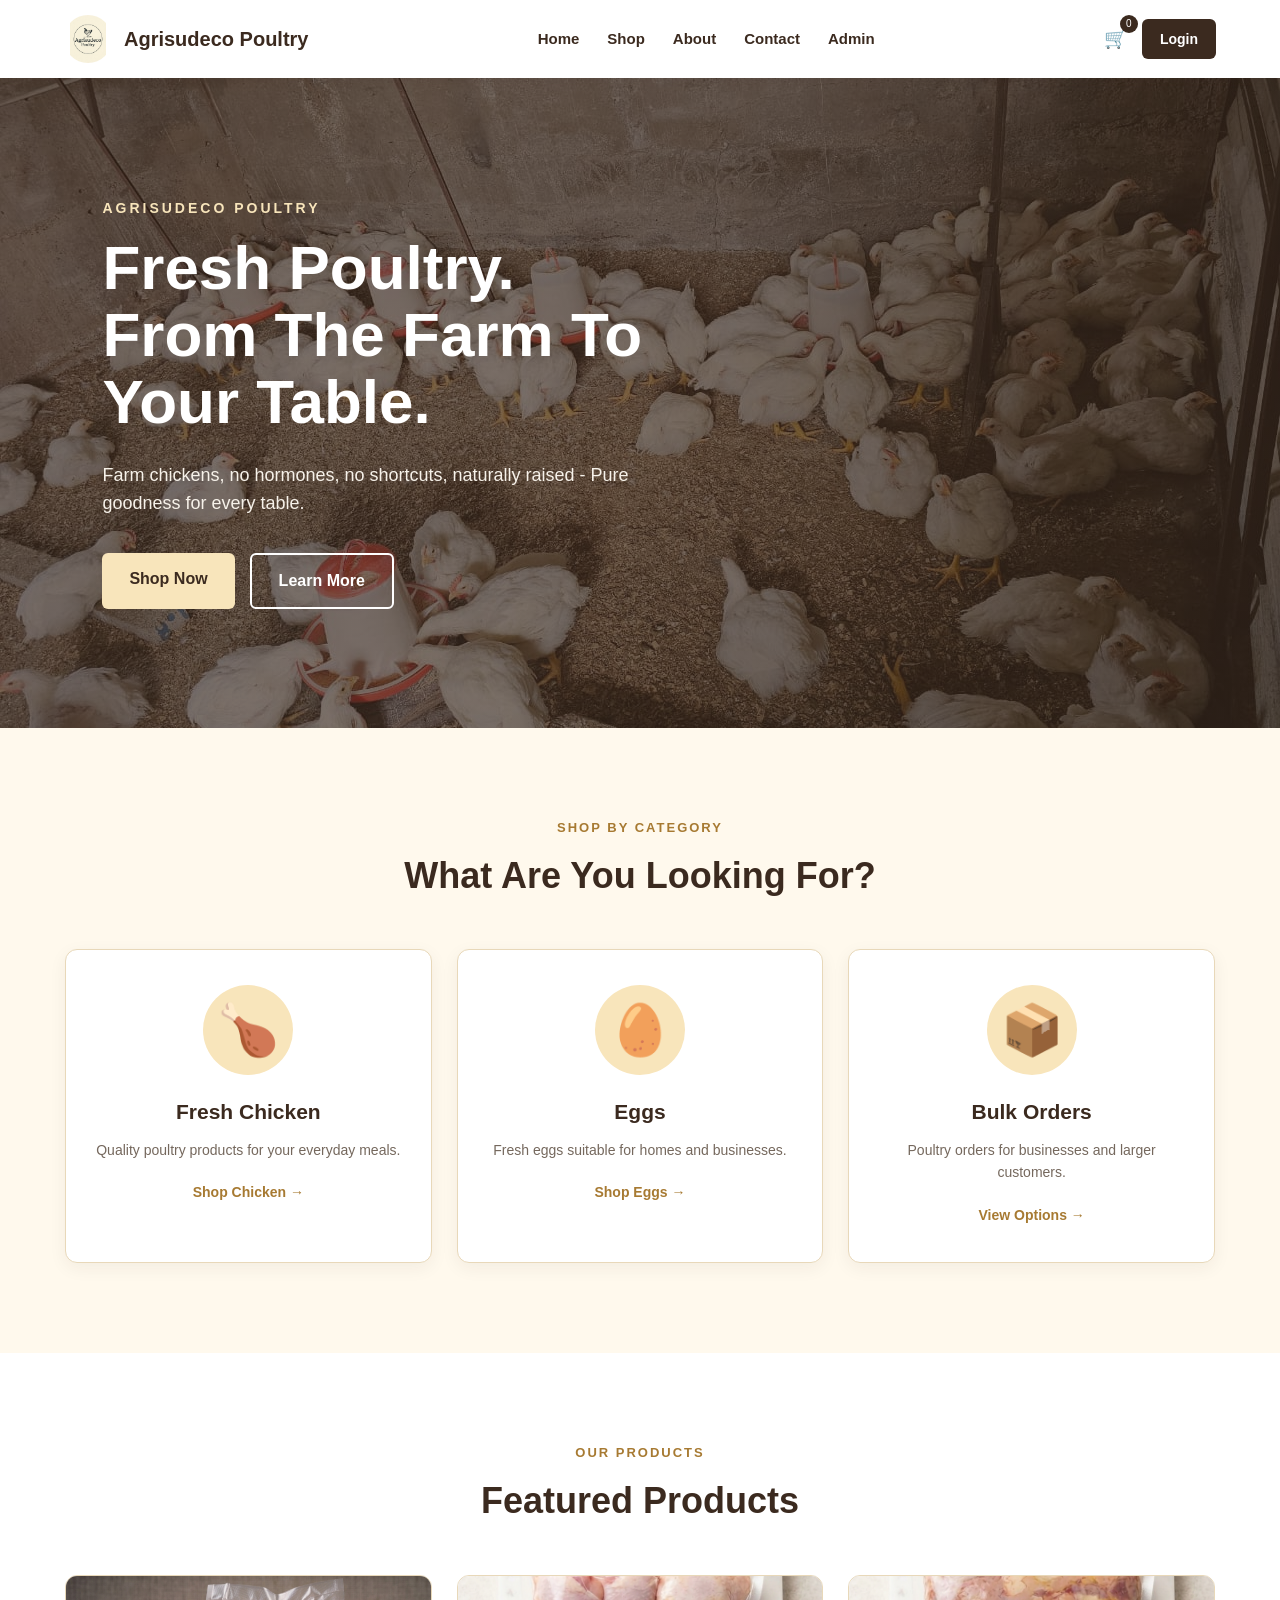
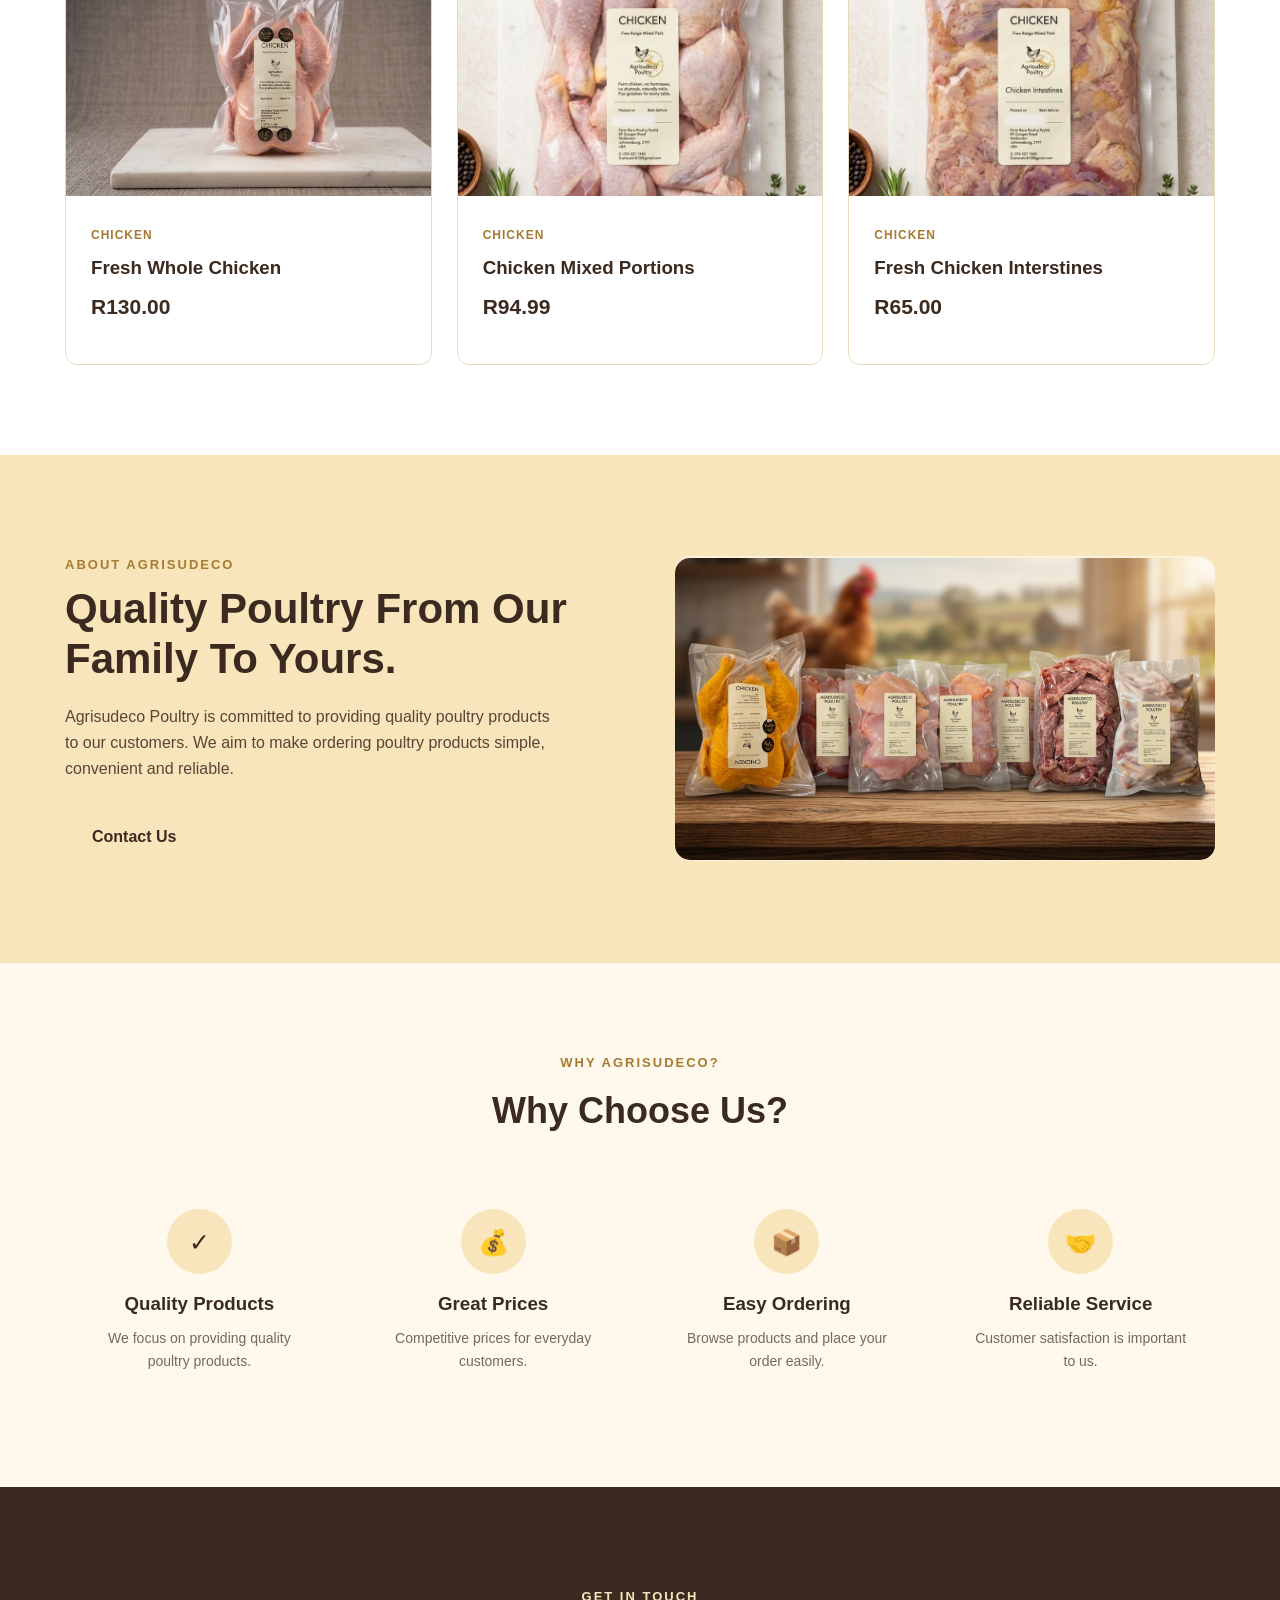
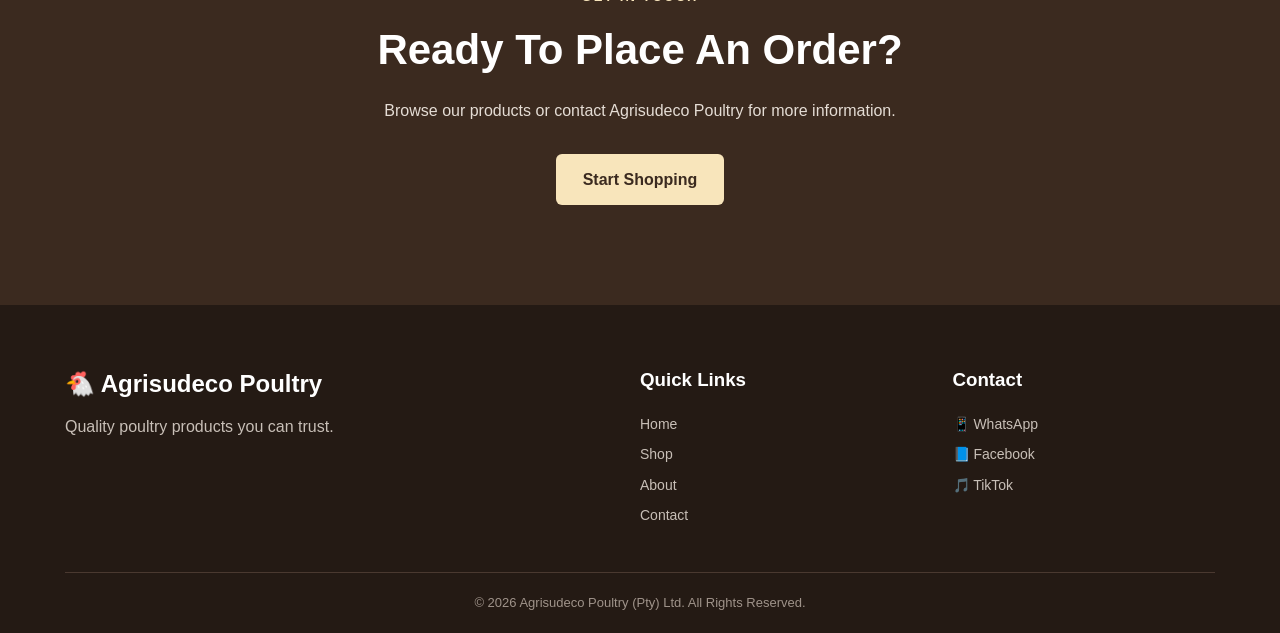
<file: index.html>
<!DOCTYPE html>
<html lang="en">
<head>
    <meta charset="UTF-8">
    <meta name="viewport" content="width=device-width, initial-scale=1.0">
    <link rel="stylesheet" href="https://cdnjs.cloudflare.com/ajax/libs/font-awesome/4.7.0/css/font-awesome.min.css">
    <link rel="stylesheet" href="css/style.css">
    <link rel="icon" href="images/agrisudeco-logo.jpg" type="image/x-icon">
    <script src="js/script.js" defer></script>
    <title>Agrisudeco Poultry</title>
</head>
<body>

    <!-- NAVIGATION BAR  -->
<header class="navbar">

    <div class="logo">
        <img src="images/agrisudeco-logo.jpg" alt="Agrisudeco Poultry Logo">
        <h2>Agrisudeco Poultry</h2>
    </div>
    <nav id="main-nav">
        <a href="index.html">Home</a>
        <a href="products.html">Shop</a>
        <a href="index.html#about">About</a>
        <a href="index.html#contact">Contact</a>
        <a href="admin/login.html" class="admin-link">Admin</a>
        <!-- Logout ONLY inside hamburger -->
        <div class="mobile-logout" id="mobile-logout"></div>
    </nav>
    <div class="nav-actions">
        <a href="cart.html" class="cart-btn">
            🛒 <span id="cart-count">0</span>
        </a>
        <div class="account-area" id="account-area"></div>
    </div>
    <button class="menu-toggle" id="menu-toggle">☰</button>
</header>

    <!-- HERO SECTION -->

    <section class="hero">

        <div class="hero-content">

            <p class="hero-subtitle">
                AGRISUDECO POULTRY
            </p>

            <h1>
                Fresh Poultry.<br>
                From The Farm To Your Table.
            </h1>

            <p class="hero-text">
                Farm chickens, no hormones, no shortcuts, naturally raised - Pure goodness for every table.
            </p>

            <div class="hero-buttons">

                <a href="products.html" class="primary-btn">
                    Shop Now
                </a>

                <a href="#about" class="secondary-btn">
                    Learn More
                </a>

            </div>

        </div>

    </section>


    <!--  CATEGORIES  -->

    <section class="categories">

        <div class="section-heading">

            <p>SHOP BY CATEGORY</p>

            <h2>What Are You Looking For?</h2>

        </div>


        <div class="category-container">

            <div class="category-card">

                <div class="category-icon">
                    🍗
                </div>

                <h3>Fresh Chicken</h3>

                <p>
                    Quality poultry products for your everyday meals.
                </p>

                <a href="products.html">
                    Shop Chicken →
                </a>

            </div>


            <div class="category-card">

                <div class="category-icon">
                    🥚
                </div>

                <h3>Eggs</h3>

                <p>
                    Fresh eggs suitable for homes and businesses.
                </p>

                <a href="products.html">
                    Shop Eggs →
                </a>

            </div>


            <div class="category-card">

                <div class="category-icon">
                    📦
                </div>

                <h3>Bulk Orders</h3>

                <p>
                    Poultry orders for businesses and larger customers.
                </p>

                <a href="products.html">
                    View Options →
                </a>

            </div>

        </div>

    </section>


    <!--  FEATURED PRODUCTS  -->

    <section class="featured">

        <div class="section-heading">

            <p>OUR PRODUCTS</p>

            <h2>Featured Products</h2>

        </div>


        <div class="product-container">

            <div class="product-card">

                <div class="product-image">
                    <img src="images/homepage-chicken.jpg" alt="Fresh Whole Chicken">
                </div>

                <div class="product-info">

                    <span class="product-category">
                        Chicken
                    </span>

                    <h3>Fresh Whole Chicken</h3>

                    <p class="price">
                        R130.00
                    </p>

                </div>

            </div>


            <div class="product-card">

                <div class="product-image">
                    <img src="images/Mixed portion chicken.jpg" alt="Mixed Portion Chicken">
                </div>

                <div class="product-info">

                    <span class="product-category">
                        Chicken
                    </span>

                    <h3>Chicken Mixed Portions</h3>

                    <p class="price">
                        R94.99
                    </p>

                </div>

            </div>


            <div class="product-card">

                <div class="product-image">
                    <img src="images/Chicken interstines.jpg" alt="Chicken Drumsticks">
                </div>

                <div class="product-info">

                    <span class="product-category">
                        Chicken
                    </span>

                    <h3>Fresh Chicken Interstines</h3>

                    <p class="price">
                        R65.00
                    </p>

                </div>

            </div>

        </div>

    </section>


    <!-- ABOUT -->

    <section class="about" id="about">

        <div class="about-content">

            <div class="about-text">

                <p class="section-label">
                    ABOUT AGRISUDECO
                </p>

                <h2>
                    Quality Poultry From Our Family To Yours.
                </h2>

                <p>
                    Agrisudeco Poultry is committed to providing
                    quality poultry products to our customers.
                    We aim to make ordering poultry products
                    simple, convenient and reliable.
                </p>

                <a href="#contact" class="primary-btn">
                    Contact Us
                </a>

            </div>


            <div class="about-image">
                <img src="images/home-page-chicken.jpeg" alt="Agrisudeco Poultry Farm">
            </div>

        </div>

    </section>


    <!--  WHY CHOOSE US -->

    <section class="why-us">

        <div class="section-heading">

            <p>WHY AGRISUDECO?</p>

            <h2>Why Choose Us?</h2>

        </div>


        <div class="features">

            <div class="feature">

                <span>✓</span>

                <h3>Quality Products</h3>

                <p>
                    We focus on providing quality poultry products.
                </p>

            </div>


            <div class="feature">

                <span>💰</span>

                <h3>Great Prices</h3>

                <p>
                    Competitive prices for everyday customers.
                </p>

            </div>


            <div class="feature">
                <span>📦</span>
                <h3>Easy Ordering</h3>
                <p>
                    Browse products and place your order easily.
                </p>
            </div>
            <div class="feature">
                <span>🤝</span>
                <h3>Reliable Service</h3>
                <p>
                    Customer satisfaction is important to us.
                </p>
            </div>
        </div>
    </section>


    <!--  CONTACT  -->
    <section class="contact" id="contact">
        <div class="contact-content">
            <p class="section-label">
                GET IN TOUCH
            </p>
            <h2>
                Ready To Place An Order?
            </h2>
            <p>
                Browse our products or contact Agrisudeco Poultry
                for more information.
            </p>
            <a href="products.html" class="primary-btn">
                Start Shopping
            </a>
        </div>
    </section>


    <!--  FOOTER  -->
    <footer>
        <div class="footer-content">
            <div class="footer-brand">
                <h2>🐔 Agrisudeco Poultry</h2>
                <p>
                    Quality poultry products you can trust.
                </p>
            </div>

            <div class="footer-links">
                <h3>Quick Links</h3>
                <a href="index.html">Home</a>
                <a href="products.html">Shop</a>
                <a href="#about">About</a>
                <a href="#contact">Contact</a>
            </div>
            <div class="footer-contact">
                <h3>Contact</h3>
                <p>📱 WhatsApp</p>
                <p>📘 Facebook</p>
                <p>🎵 TikTok</p>
            </div>
        </div>

        <div class="copyright">
            <p>
                © 2026 Agrisudeco Poultry (Pty) Ltd. All Rights Reserved.
            </p>
        </div>
    </footer>
    <script src="js/script.js"></script>
</body>

</html>
</file>
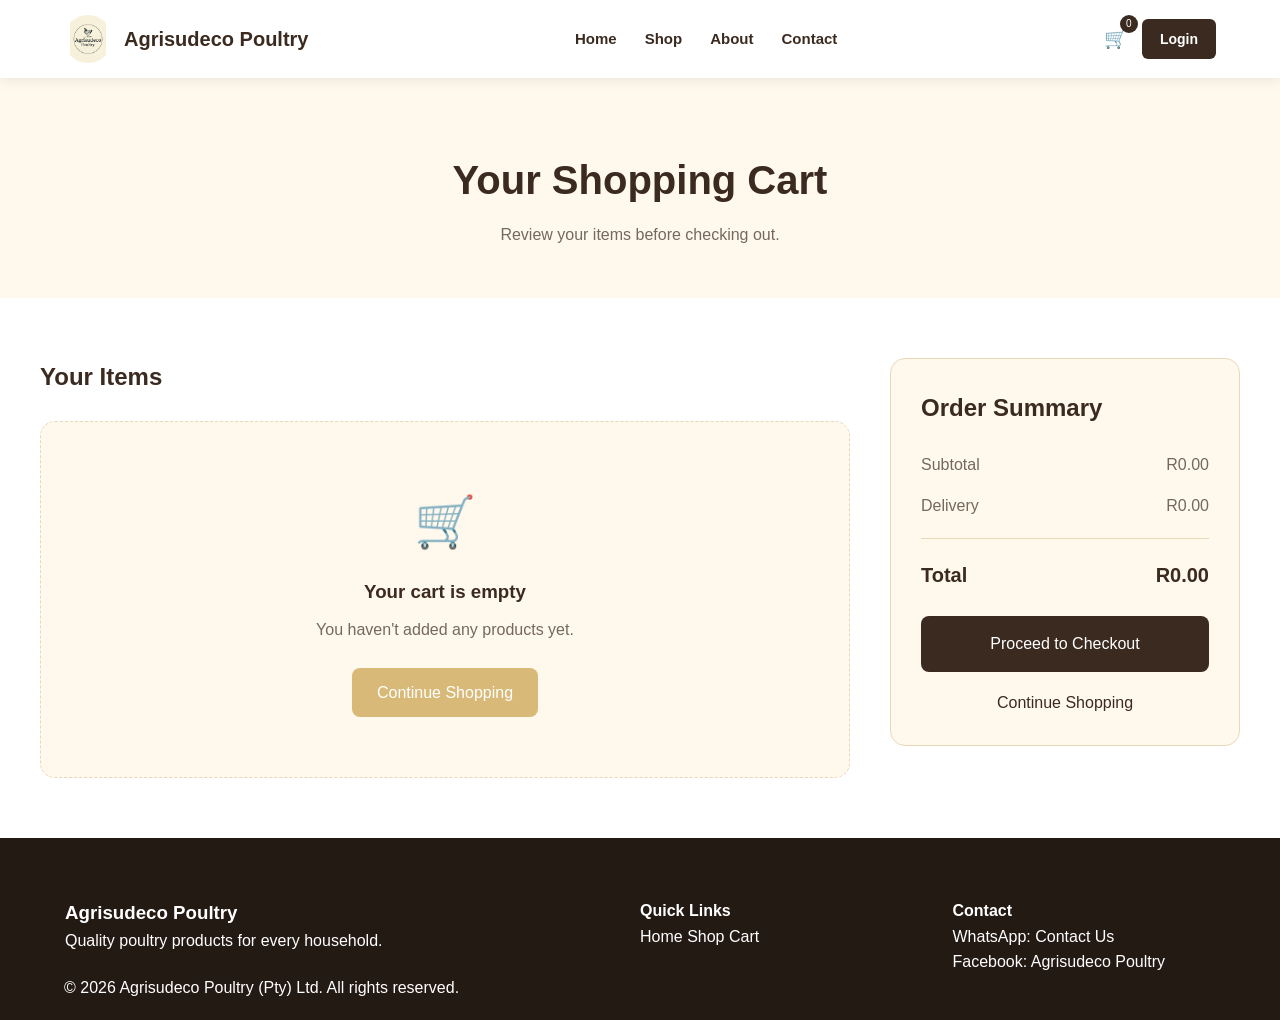
<file: cart.html>
<!DOCTYPE html>
<html lang="en">

<head>
    <meta charset="UTF-8">
    <meta name="viewport" content="width=device-width, initial-scale=1.0">
    <title>Shopping Cart | Agrisudeco Poultry</title>
    <link rel="icon" href="images/agrisudeco-logo.jpg" type="image/x-icon">
    <link rel="stylesheet" href="css/style.css">
</head>

<body>

    <!-- NAVBAR -->
 <header class="navbar">

    <div class="logo">
        <img src="images/agrisudeco-logo.jpg" alt="Agrisudeco Poultry Logo">
        <h2>Agrisudeco Poultry</h2>
    </div>

    <nav id="main-nav">
        <a href="index.html">Home</a>
        <a href="products.html">Shop</a>
        <a href="index.html#about">About</a>
        <a href="index.html#contact">Contact</a>

        <!-- Logout ONLY inside hamburger -->
        <div class="mobile-logout" id="mobile-logout"></div>
    </nav>

    <div class="nav-actions">

        <!-- Cart stays outside hamburger -->
        <a href="cart.html" class="cart-btn">
            🛒 <span id="cart-count">0</span>
        </a>

        <!-- Profile/account stays outside hamburger -->
        <div class="account-area" id="account-area"></div>

    </div>

    <button class="menu-toggle" id="menu-toggle">☰</button>

</header>

    <!-- CART HEADER -->
    <section class="cart-header">
        <h1>Your Shopping Cart</h1>
        <p>
            Review your items before checking out.
        </p>
    </section>

    <!-- CART -->
    <main class="cart-page">
        <div class="cart-container">

            <!-- CART ITEMS -->
            <section class="cart-items-section">
                <h2>
                    Your Items
                </h2>
                <div id="cart-items">

                    <!-- Cart items will be added by JavaScript -->
                </div>
                <div id="empty-cart" class="empty-cart">
                    <div class="empty-cart-icon">
                        🛒
                    </div>
                    <h3>
                        Your cart is empty
                    </h3>
                    <p>
                        You haven't added any products yet.
                    </p>
                    <a href="products.html" class="continue-shopping">
                        Continue Shopping
                    </a>
                </div>
            </section>

            <!-- CART SUMMARY -->
            <aside class="cart-summary">
                <h2>
                    Order Summary
                </h2>

                <div class="summary-row">
                    <span>
                        Subtotal
                    </span>
                    <span id="cart-subtotal">
                        R0.00
                    </span>
                </div>

                <div class="summary-row">
                    <span>
                        Delivery
                    </span>
                    <span id="cart-delivery">
                        R0.00
                    </span>
                </div>

                <div class="summary-divider"></div>

                <div class="summary-total">
                    <span>
                        Total
                    </span>
                    <span id="cart-total">
                        R0.00
                    </span>
                </div>

                <button id="checkout-btn"
                        class="checkout-btn">
                    Proceed to Checkout
                </button>

                <a href="products.html"
                   class="continue-shopping-summary">
                    Continue Shopping
                </a>
            </aside>
        </div>
    </main>

    <!-- FOOTER -->
    <footer class="footer">

        <div class="footer-content">
            <div>
                <h3>
                    Agrisudeco Poultry
                </h3>
                <p>
                    Quality poultry products for every household.
                </p>
            </div>

            <div>
                <h4>
                    Quick Links
                </h4>
                <a href="index.html">
                    Home
                </a>
                <a href="products.html">
                    Shop
                </a>
                <a href="cart.html">
                    Cart
                </a>
            </div>

            <div>
                <h4>
                    Contact
                </h4>
                <p>
                    WhatsApp: Contact Us
                </p>
                <p>
                    Facebook: Agrisudeco Poultry
                </p>
            </div>
        </div>

        <div class="footer-bottom">
            <p>
                © 2026 Agrisudeco Poultry (Pty) Ltd.
                All rights reserved.
            </p>
        </div>
    </footer>

    <script src="js/script.js"></script>
    <script src="js/products.js"></script>
    <script src="js/cart.js"></script>
</body>

</html>
</file>
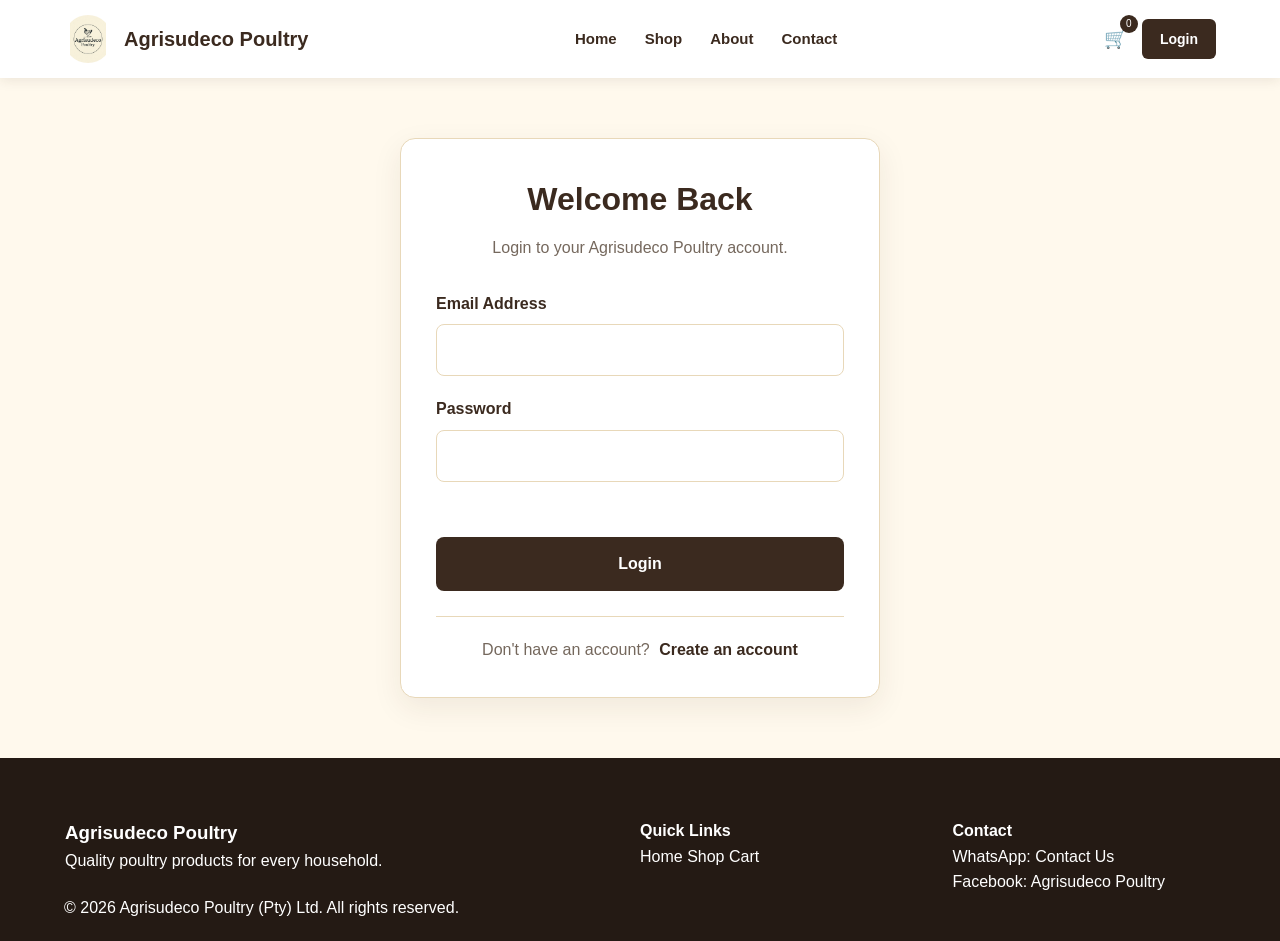
<file: checkout.html>
<!DOCTYPE html>
<html lang="en">

<head>
    <meta charset="UTF-8">
    <meta name="viewport" content="width=device-width, initial-scale=1.0">
    <title>Checkout | Agrisudeco Poultry</title>
    <link rel="icon" href="images/agrisudeco-logo.jpg" type="image/x-icon">
    <link rel="stylesheet" href="css/style.css">
</head>
<body>
    <!-- NAVBAR -->

<header class="navbar">

    <div class="logo">
        <img src="images/agrisudeco-logo.jpg" alt="Agrisudeco Poultry Logo">
        <h2>Agrisudeco Poultry</h2>
    </div>

    <nav id="main-nav">
        <a href="index.html">Home</a>
        <a href="products.html">Shop</a>
        <a href="index.html#about">About</a>
        <a href="index.html#contact">Contact</a>

        <!-- Logout ONLY inside hamburger -->
        <div class="mobile-logout" id="mobile-logout"></div>
    </nav>

    <div class="nav-actions">

        <!-- Cart stays outside hamburger -->
        <a href="cart.html" class="cart-btn">
            🛒 <span id="cart-count">0</span>
        </a>

        <!-- Profile/account stays outside hamburger -->
        <div class="account-area" id="account-area"></div>

    </div>

    <button class="menu-toggle" id="menu-toggle">☰</button>

</header>
    <!-- CHECKOUT HEADER -->

    <section class="cart-header">
        <h1>Checkout</h1>
        <p>
            Complete your details to place your order.
        </p>
    </section>

    <!-- CHECKOUT -->

    <main class="checkout-page">

        <div class="checkout-container">

            <!-- CUSTOMER INFORMATION -->
            <section class="checkout-form-section">
                <h2>Customer Information</h2>

                <form id="checkout-form">

                    <div class="form-row">
                        <div class="form-group">

                            <label for="first-name">
                                First Name
                            </label>
                            <input
                                type="text"
                                id="first-name"
                                name="firstName"
                                required>

                        </div>

                        <div class="form-group">

                            <label for="last-name">
                                Last Name
                            </label>

                            <input
                                type="text"
                                id="last-name"
                                name="lastName"
                                required>

                        </div>

                    </div>

                    <div class="form-group">

                        <label for="email">
                            Email Address
                        </label>

                        <input
                            type="email"
                            id="email"
                            name="email"
                            required>
                    </div>

                    <div class="form-group">
                        <label for="phone">
                            Phone Number
                        </label>
                        <input
                            type="tel"
                            id="phone"
                            name="phone"
                            required>
                    </div>

                    <h2 class="checkout-section-title">
                        Delivery Information
                    </h2>

                    <div class="form-group">
                        <label for="address">
                            Delivery Address
                        </label>
                        <input
                            type="text"
                            id="address"
                            name="address"
                            placeholder="Street address"
                            required>
                    </div>

                    <div class="form-row">
                        <div class="form-group">
                            <label for="city">
                                City / Town
                            </label>
                            <input
                                type="text"
                                id="city"
                                name="city"
                                required>

                        </div>

                        <div class="form-group">
                            <label for="postal-code">
                                Postal Code
                            </label>
                            <input
                                type="text"
                                id="postal-code"
                                name="postalCode"
                                required>
                        </div>
                    </div>

                    <div class="form-group">
                        <label for="notes">
                            Order Notes
                        </label>
                        <textarea
                            id="notes"
                            name="notes"
                            rows="4"
                            placeholder="Any special instructions?">
                        </textarea>
                    </div>

                    <h2 class="checkout-section-title">
                        Payment Method
                    </h2>

                    <div class="payment-options">
                        <label class="payment-option">
                            <input
                                type="radio"
                                name="payment"
                                value="cash"
                                checked>
                            <span>
                                Cash on Delivery
                            </span>
                        </label>

                        <label class="payment-option">

                            <input
                                type="radio"
                                name="payment"
                                value="eft">
                            <span>
                                EFT / Bank Transfer
                            </span>
                        </label>
                    </div>

                    <button type="submit" class="place-order-btn">
                        Place Order
                    </button>
                </form>
            </section>

            <!-- ORDER SUMMARY -->
            <aside class="checkout-summary">
                <h2>Your Order</h2>

                <div id="checkout-items">
                    <!-- Products will appear here -->

                </div>

                <div class="summary-divider"></div>

                <div class="summary-row">
                    <span>
                        Subtotal
                    </span>
                    <span id="checkout-subtotal">
                        R0.00
                    </span>
                </div>

                <div class="summary-row">
                    <span>
                        Delivery
                    </span>
                    <span id="checkout-delivery">
                        R0.00
                    </span>
                </div>

                <div class="summary-divider"></div>
                <div class="summary-total">
                    <span>
                        Total
                    </span>
                    <span id="checkout-total">
                        R0.00
                    </span>
                </div>

                <a href="cart.html"class="back-to-cart">
                    ← Back to Cart
                </a>
            </aside>
        </div>
    </main>

    <!-- FOOTER -->

    <footer class="footer">
        <div class="footer-content">
            <div>
                <h3>
                    Agrisudeco Poultry
                </h3>
                <p>
                    Quality poultry products for every household.
                </p>
            </div>


            <div>
                <h4>
                    Quick Links
                </h4>
                <a href="index.html">
                    Home
                </a>
                <a href="products.html">
                    Shop
                </a>
                <a href="cart.html">
                    Cart
                </a>
            </div>

            <div>
                <h4>
                    Contact
                </h4>
                <p>
                    WhatsApp: Contact Us
                </p>
                <p>
                    Facebook: Agrisudeco Poultry
                </p>
            </div>
        </div>


        <div class="footer-bottom">
            <p>
                © 2026 Agrisudeco Poultry (Pty) Ltd.
                All rights reserved.
            </p>
        </div>
    </footer>


    <!-- JAVASCRIPT -->
    <script src="js/script.js"></script>
    <script src="js/checkout.js"></script>

</body>

</html>
</file>
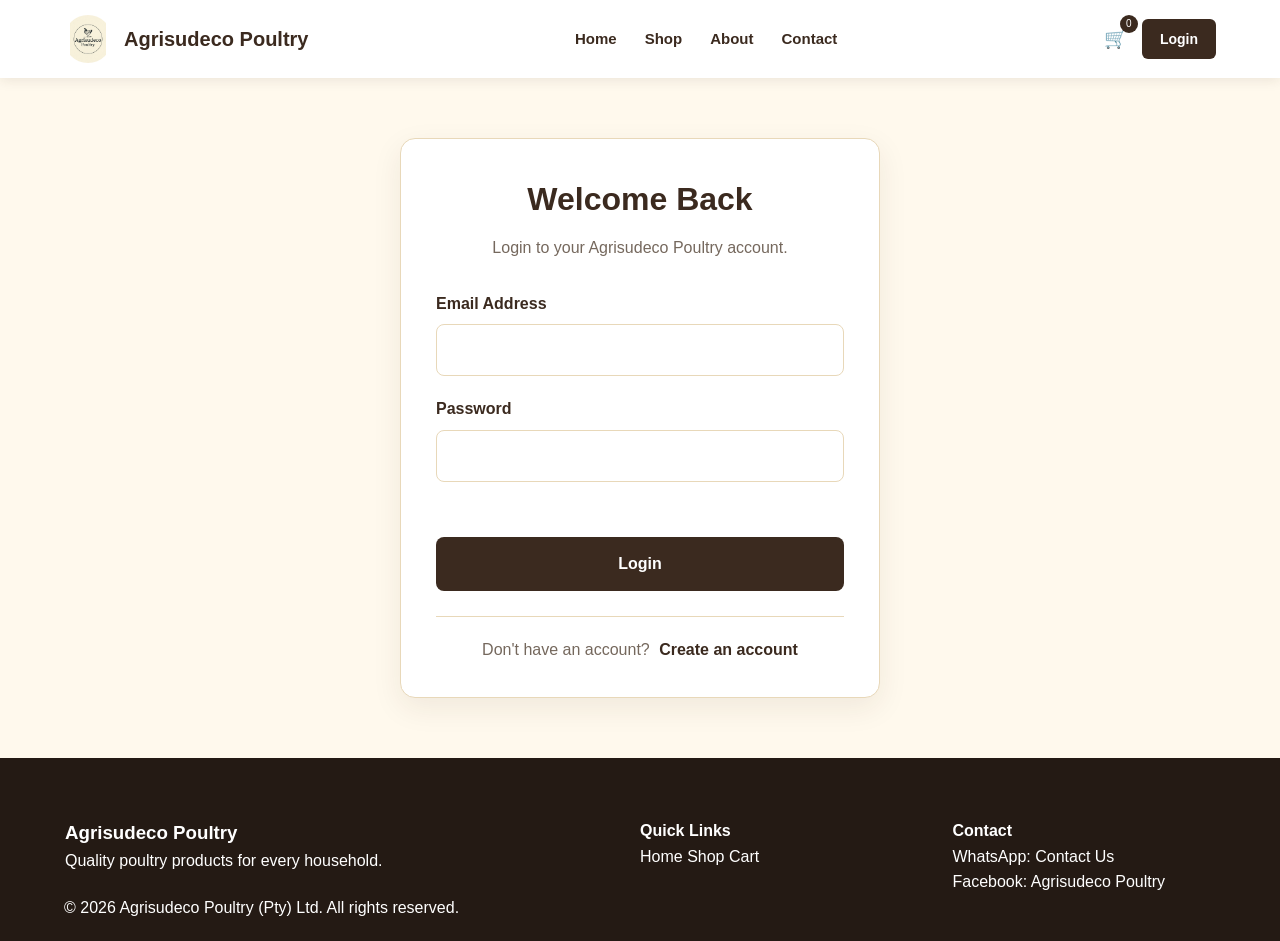
<file: login.html>
<!DOCTYPE html>
<html lang="en">

<head>
    <meta charset="UTF-8">
    <meta name="viewport" content="width=device-width, initial-scale=1.0">
    <link rel="icon" href="images/agrisudeco-logo.jpg" type="image/x-icon">    
    <title>Login | Agrisudeco Poultry</title>
    <link rel="stylesheet" href="css/style.css">
</head>

<body>
    <!-- NAVBAR -->
<header class="navbar">

    <div class="logo">
        <img src="images/agrisudeco-logo.jpg" alt="Agrisudeco Poultry Logo">
        <h2>Agrisudeco Poultry</h2>
    </div>

    <nav id="main-nav">
        <a href="index.html">Home</a>
        <a href="products.html">Shop</a>
        <a href="index.html#about">About</a>
        <a href="index.html#contact">Contact</a>

        <!-- Logout ONLY inside hamburger -->
        <div class="mobile-logout" id="mobile-logout"></div>
    </nav>

    <div class="nav-actions">

        <!-- Cart stays outside hamburger -->
        <a href="cart.html" class="cart-btn">
            🛒 <span id="cart-count">0</span>
        </a>

        <!-- Profile/account stays outside hamburger -->
        <div class="account-area" id="account-area"></div>

    </div>

    <button class="menu-toggle" id="menu-toggle">☰</button>

</header>

    <!-- LOGIN -->
    <main class="auth-page">
        <div class="auth-container">
            <div class="auth-header">
                <h1>Welcome Back</h1>
                <p>
                    Login to your Agrisudeco Poultry account.
                </p>
            </div>

            <form id="login-form">
                <div class="form-group">
                    <label for="login-email">
                        Email Address
                    </label>
                    <input
                        type="email"
                        id="login-email"
                        required>
                </div>

                <div class="form-group">
                    <label for="login-password">
                        Password
                    </label>
                    <input
                        type="password"
                        id="login-password"
                        required>
                </div>

                <p id="login-message"
                   class="auth-message">
                </p>

                <button
                    type="submit"
                    class="auth-btn">
                    Login
                </button>

            </form>

            <div class="auth-footer">
                <p>
                    Don't have an account?
                </p>
                <a href="register.html">
                    Create an account
                </a>
            </div>
        </div>
    </main>


    <!-- FOOTER -->
    <footer class="footer">
        <div class="footer-content">
            <div>
                <h3>
                    Agrisudeco Poultry
                </h3>
                <p>
                    Quality poultry products for every household.
                </p>
            </div>

            <div>
                <h4>
                    Quick Links
                </h4>
                <a href="index.html">
                    Home
                </a>
                <a href="products.html">
                    Shop
                </a>
                <a href="cart.html">
                    Cart
                </a>
            </div>

            <div>
                <h4>
                    Contact
                </h4>
                <p>
                    WhatsApp: Contact Us
                </p>
                <p>
                    Facebook: Agrisudeco Poultry
                </p>
            </div>
        </div>

        <div class="footer-bottom">
            <p>
                © 2026 Agrisudeco Poultry (Pty) Ltd.
                All rights reserved.
            </p>
        </div>
    </footer>

    <script src="js/script.js"></script>
    <script src="js/auth.js"></script>

</body>

</html>
</file>
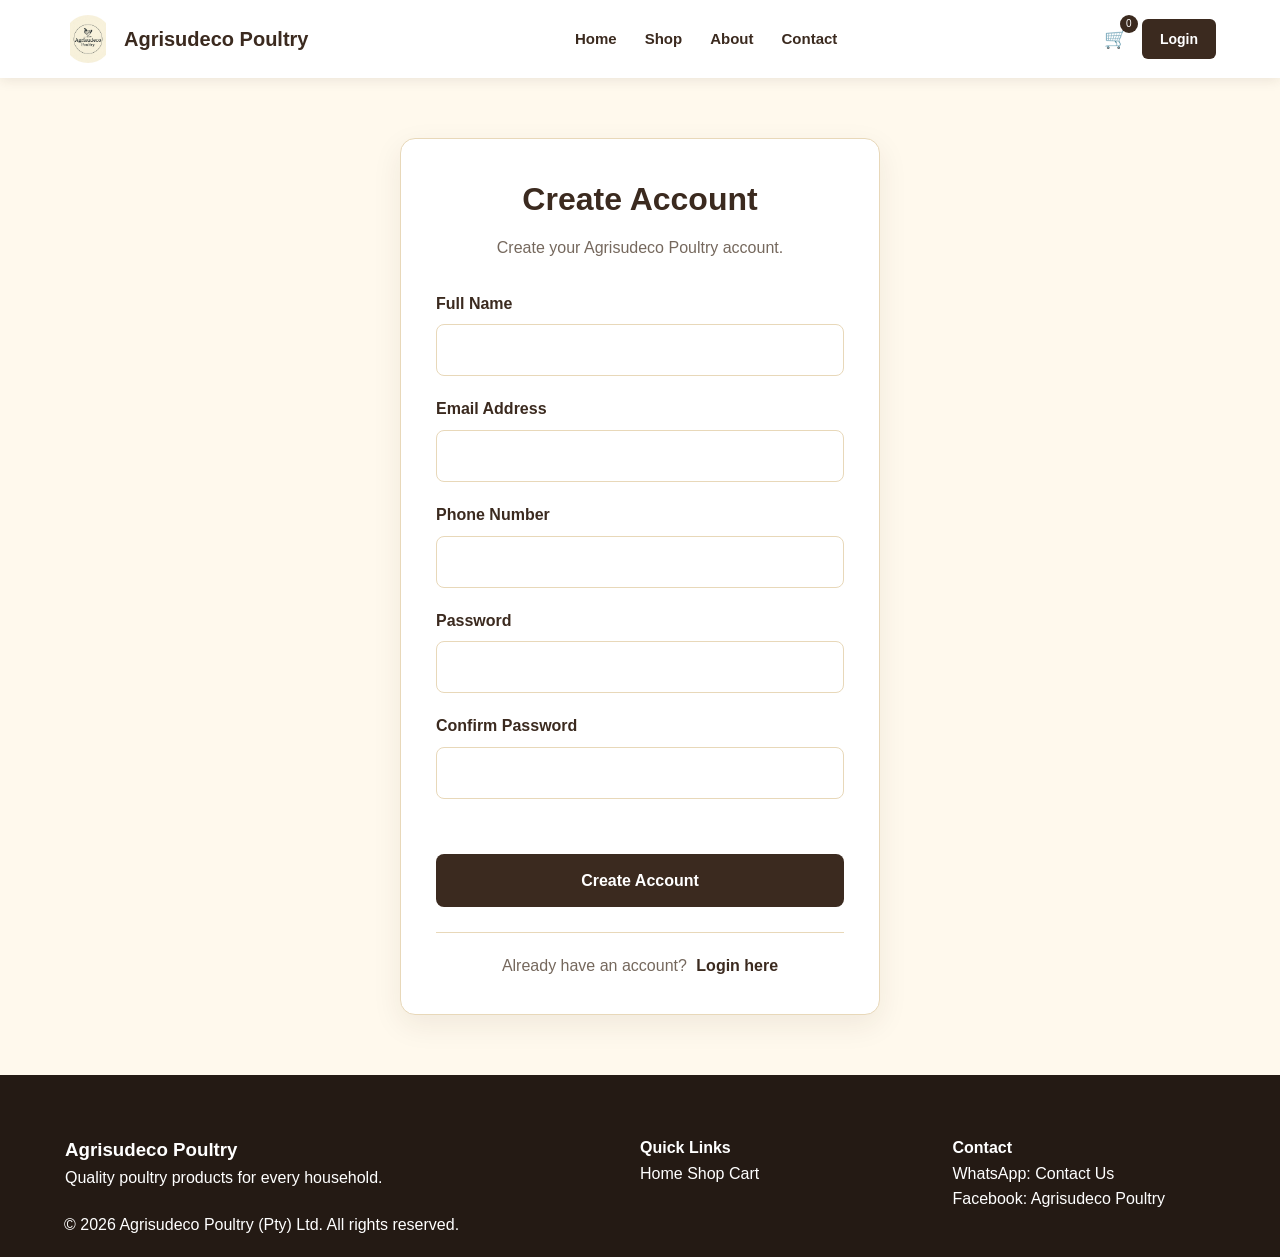
<file: register.html>
<!DOCTYPE html>
<html lang="en">

<head>
    <meta charset="UTF-8">
    <meta name="viewport" content="width=device-width, initial-scale=1.0">
    <title>Create Account | Agrisudeco Poultry</title>
    <link rel="icon" href="images/agrisudeco-logo.jpg" type="image/x-icon">   
    <link rel="stylesheet" href="css/style.css">
</head>

<body>
    <!-- NAVBAR -->
<header class="navbar">

    <div class="logo">
        <img src="images/agrisudeco-logo.jpg" alt="Agrisudeco Poultry Logo">
        <h2>Agrisudeco Poultry</h2>
    </div>

    <nav id="main-nav">
        <a href="index.html">Home</a>
        <a href="products.html">Shop</a>
        <a href="index.html#about">About</a>
        <a href="index.html#contact">Contact</a>

        <!-- Logout ONLY inside hamburger -->
        <div class="mobile-logout" id="mobile-logout"></div>
    </nav>

    <div class="nav-actions">

        <!-- Cart stays outside hamburger -->
        <a href="cart.html" class="cart-btn">
            🛒 <span id="cart-count">0</span>
        </a>

        <!-- Profile/account stays outside hamburger -->
        <div class="account-area" id="account-area"></div>

    </div>

    <button class="menu-toggle" id="menu-toggle">☰</button>

</header>

    <!-- REGISTER -->
    <main class="auth-page">
        <div class="auth-container">
            <div class="auth-header">
                <h1>Create Account</h1>
                <p>
                    Create your Agrisudeco Poultry account.
                </p>
            </div>

            <form id="register-form">

                <div class="form-group">
                    <label for="register-name">
                        Full Name
                    </label>
                    <input
                        type="text"
                        id="register-name"
                        required>
                </div>

                <div class="form-group">
                    <label for="register-email">
                        Email Address
                    </label>
                    <input
                        type="email"
                        id="register-email"
                        required>
                </div>

                <div class="form-group">
                    <label for="register-phone">
                        Phone Number
                    </label>
                    <input
                        type="tel"
                        id="register-phone"
                        required>
                </div>

                <div class="form-group">

                    <label for="register-password">
                        Password
                    </label>
                    <input
                        type="password"
                        id="register-password"
                        required>
                </div>

                <div class="form-group">
                    <label for="confirm-password">
                        Confirm Password
                    </label>
                    <input
                        type="password"
                        id="confirm-password"
                        required>
                </div>

                <p id="register-message"
                   class="auth-message">
                </p>

                <button
                    type="submit"
                    class="auth-btn">
                    Create Account
                </button>
            </form>

            <div class="auth-footer">
                <p>
                    Already have an account?
                </p>
                <a href="login.html">
                    Login here
                </a>
            </div>
        </div>
    </main>

    <!-- FOOTER -->
    <footer class="footer">
        <div class="footer-content">
            <div>
                <h3>
                    Agrisudeco Poultry
                </h3>
                <p>
                    Quality poultry products for every household.
                </p>
            </div>

            <div>
                <h4>
                    Quick Links
                </h4>
                <a href="index.html">
                    Home
                </a>
                <a href="products.html">
                    Shop
                </a>
                <a href="cart.html">
                    Cart
                </a>
            </div>

            <div>
                <h4>
                    Contact
                </h4>
                <p>
                    WhatsApp: Contact Us
                </p>
                <p>
                    Facebook: Agrisudeco Poultry
                </p>
            </div>
        </div>

        <div class="footer-bottom">
            <p>
                © 2026 Agrisudeco Poultry (Pty) Ltd.
                All rights reserved.
            </p>
        </div>
    </footer>

    <script src="js/script.js"></script>
    <script src="js/auth.js"></script>
</body>

</html>
</file>
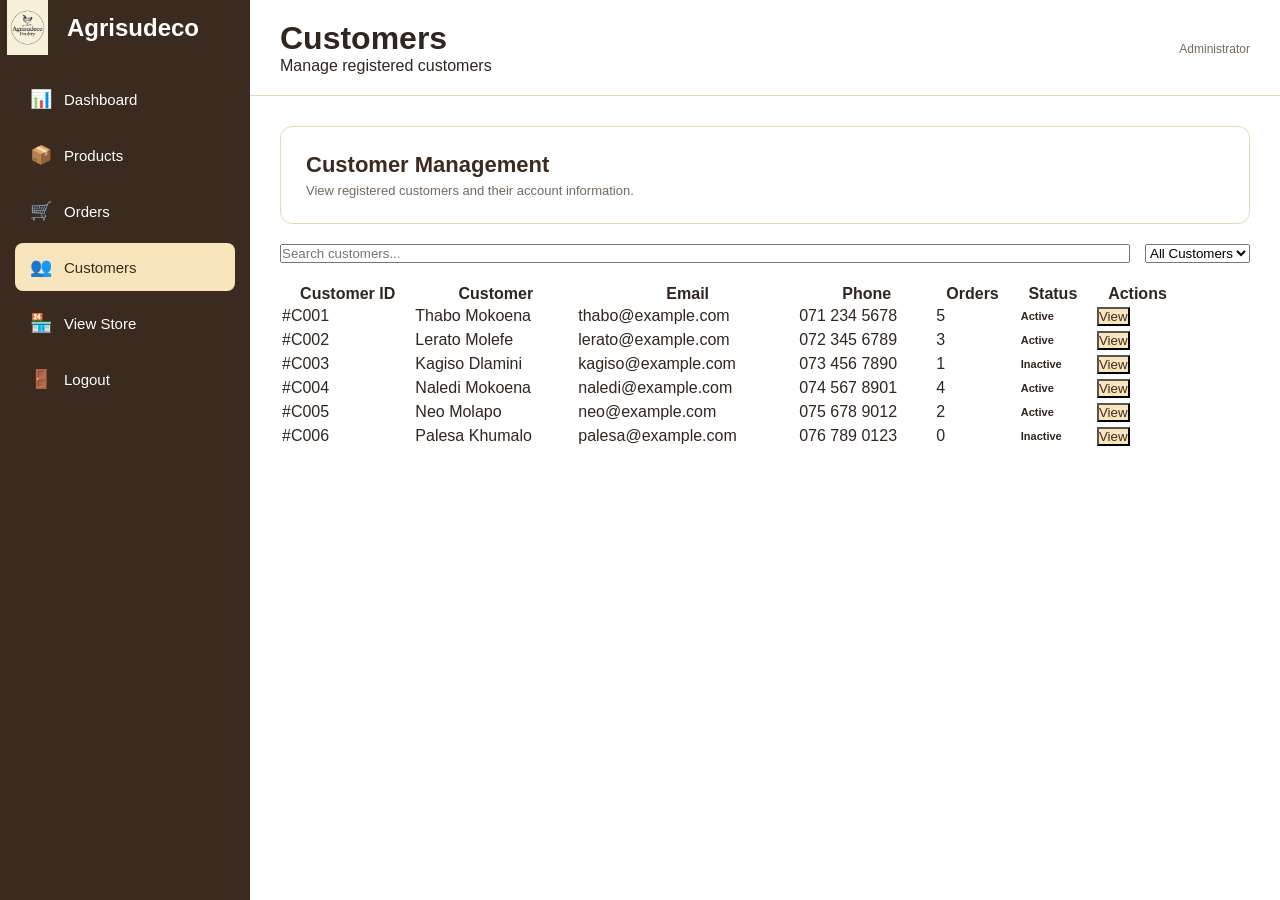
<file: admin/customers.html>
<!DOCTYPE html>
<html lang="en">

<head>
    <meta charset="UTF-8">
    <meta name="viewport" content="width=device-width, initial-scale=1.0">
    <title>Customers | Agrisudeco Poultry</title>
    <link rel="stylesheet" href="css/admin-style.css">
</head>


<body>
    <!-- =========================
         ADMIN SIDEBAR
    ========================== -->
    <aside
        class="admin-sidebar"
        id="admin-sidebar"
    >

        <div class="admin-sidebar-header">

            <img
                src="../images/agrisudeco-logo.jpg"
                alt="Agrisudeco Poultry Logo"
            >

            <h2>Agrisudeco</h2>

        </div>


        <nav class="admin-nav">

            <a
                href="dashboard.html"
                class="admin-nav-link"
            >
                <span>📊</span>
                Dashboard
            </a>


            <a
                href="products.html"
                class="admin-nav-link"
            >
                <span>📦</span>
                Products
            </a>


            <a
                href="orders.html"
                class="admin-nav-link"
            >
                <span>🛒</span>
                Orders
            </a>


            <a
                href="customers.html"
                class="admin-nav-link active"
            >
                <span>👥</span>
                Customers
            </a>


            <a
                href="../index.html"
                class="admin-nav-link"
            >
                <span>🏪</span>
                View Store
            </a>


            <a
                href="#"
                class="admin-nav-link"
                id="admin-logout"
            >
                <span>🚪</span>
                Logout
            </a>

        </nav>

    </aside>



    <!-- =========================
         MAIN CONTENT
    ========================== -->

    <main class="admin-main">


        <!-- TOP BAR -->

        <header class="admin-topbar">

            <button
                class="admin-menu-toggle"
                id="admin-menu-toggle"
            >
                ☰
            </button>


            <div>

                <h1>Customers</h1>

                <p>
                    Manage registered customers
                </p>

            </div>


            <div class="admin-user">

                <span>
                    Administrator
                </span>

            </div>

        </header>



        <!-- =========================
             PAGE CONTENT
        ========================== -->

        <section class="admin-content">


            <!-- PAGE HEADER -->

            <div class="products-page-header">

                <div>

                    <h2>
                        Customer Management
                    </h2>

                    <p>
                        View registered customers and their account information.
                    </p>

                </div>

            </div>



            <!-- =========================
                 CUSTOMER TOOLS
            ========================== -->

            <div class="product-tools">


                <!-- SEARCH CUSTOMERS -->

                <input
                    type="text"
                    id="customer-search"
                    class="product-search"
                    placeholder="Search customers..."
                >


                <!-- CUSTOMER STATUS FILTER -->

                <select
                    id="customer-status-filter"
                    class="product-filter"
                >

                    <option value="all">
                        All Customers
                    </option>

                    <option value="Active">
                        Active
                    </option>

                    <option value="Inactive">
                        Inactive
                    </option>

                </select>

            </div>



            <!-- =========================
                 CUSTOMERS TABLE
            ========================== -->

            <div class="products-table-container">

                <table class="products-table">

                    <thead>

                        <tr>

                            <th>
                                Customer ID
                            </th>

                            <th>
                                Customer
                            </th>

                            <th>
                                Email
                            </th>

                            <th>
                                Phone
                            </th>

                            <th>
                                Orders
                            </th>

                            <th>
                                Status
                            </th>

                            <th>
                                Actions
                            </th>

                        </tr>

                    </thead>


                    <tbody id="customers-table-body">

                        <!-- Customers will be added using JavaScript -->

                    </tbody>

                </table>

            </div>


        </section>


    </main>

<!-- =========================
     CUSTOMER DETAILS MODAL
========================== -->
    <div class="customer-modal" id="customer-modal">

        <div class="customer-modal-content">

            <!-- MODAL HEADER -->

            <div class="customer-modal-header">

                <div>

                    <h2>Customer Details</h2>

                    <p id="modal-customer-id"></p>

                </div>


                <button
                    type="button"
                    class="customer-modal-close"
                    id="customer-modal-close"
                >
                    &times;
                </button>

            </div>


            <!-- MODAL BODY -->

            <div class="customer-modal-body">


                <div class="customer-detail-row">

                    <strong>Full Name:</strong>

                    <span id="modal-customer-name"></span>

                </div>


                <div class="customer-detail-row">

                    <strong>Email:</strong>

                    <span id="modal-customer-email"></span>

                </div>


                <div class="customer-detail-row">

                    <strong>Phone:</strong>

                    <span id="modal-customer-phone"></span>

                </div>


                <div class="customer-detail-row">

                    <strong>Total Orders:</strong>

                    <span id="modal-customer-orders"></span>

                </div>


                <div class="customer-detail-row">

                    <strong>Account Status:</strong>

                    <span id="modal-customer-status"></span>

                </div>


            </div>


            <!-- MODAL FOOTER -->

            <div class="customer-modal-actions">

                <button
                    type="button"
                    class="cancel-product-btn"
                    id="close-customer-modal"
                >
                    Close
                </button>

            </div>

        </div>

    </div>

    <!-- ADMIN JAVASCRIPT -->
    <script src="js/admin.js"></script>

</body>

</html>
</file>
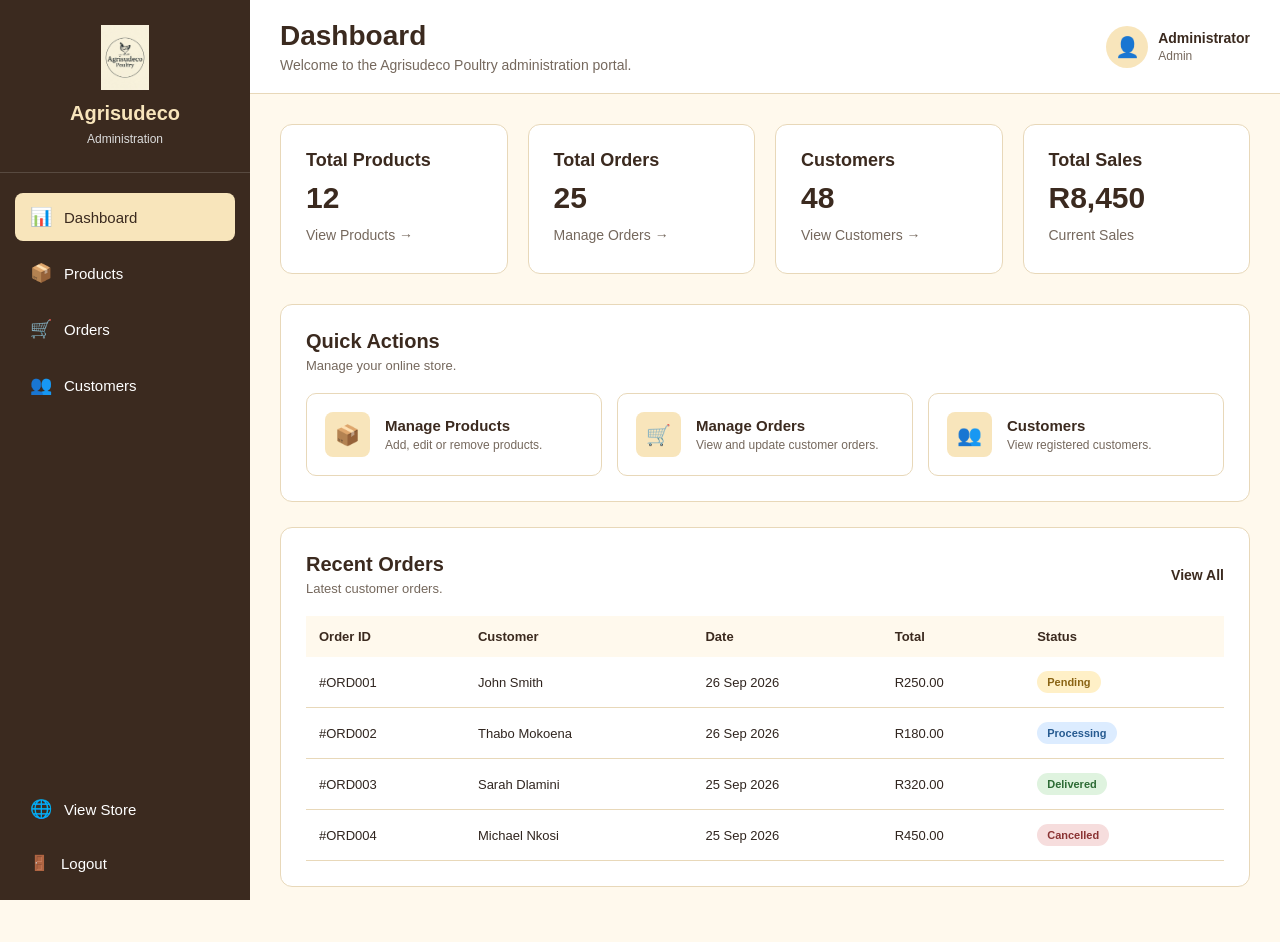
<file: admin/dashboard.html>
<!DOCTYPE html>
<html lang="en">
<head>
    <meta charset="UTF-8">
    <meta name="viewport" content="width=device-width, initial-scale=1.0">
    <title>Dashboard | Agrisudeco Poultry</title>
    <link rel="icon" href="../images/agrisudeco-logo.jpg">
    <link rel="stylesheet" href="css/admin-style.css">
</head>

<body class="admin-page">
    <!-- ========================= -->
    <!-- SIDEBAR -->
    <!-- ========================= -->
    <aside class="admin-sidebar" id="admin-sidebar">

        <div class="admin-sidebar-logo">

            <img
                src="../images/agrisudeco-logo.jpg"
                alt="Agrisudeco Poultry Logo"
            >

            <h2>Agrisudeco</h2>

            <span>Administration</span>

        </div>


        <nav class="admin-nav">

            <a href="dashboard.html" class="admin-nav-link active">
                <span>📊</span>
                Dashboard
            </a>

            <a href="products.html" class="admin-nav-link">
                <span>📦</span>
                Products
            </a>

            <a href="orders.html" class="admin-nav-link">
                <span>🛒</span>
                Orders
            </a>

            <a href="customers.html" class="admin-nav-link">
                <span>👥</span>
                Customers
            </a>

        </nav>


        <div class="admin-sidebar-bottom">

            <a href="../index.html" class="admin-nav-link">
                <span>🌐</span>
                View Store
            </a>

            <button class="admin-logout" id="admin-logout">
                <span>🚪</span>
                Logout
            </button>

        </div>

    </aside>


    <!-- ========================= -->
    <!-- MAIN CONTENT -->
    <!-- ========================= -->

    <main class="admin-main">

        <!-- TOP BAR -->

        <header class="admin-topbar">

            <button
                class="admin-menu-toggle"
                id="admin-menu-toggle">
                ☰
            </button>


            <div class="admin-page-title">

                <h1>Dashboard</h1>

                <p>
                    Welcome to the Agrisudeco Poultry administration portal.
                </p>

            </div>


            <div class="admin-user">

                <div class="admin-user-icon">
                    👤
                </div>

                <div>
                    <strong>Administrator</strong>
                    <span>Admin</span>
                </div>

            </div>

        </header>


        <!-- DASHBOARD CONTENT -->

        <section class="admin-content">

            <!-- STATISTICS -->
            <div class="admin-stats">

                <div class="admin-stat-card dashboard-link-card" onclick="window.location.href='products.html'">
                    <h3>Total Products</h3>
                    <p>12</p>
                    <span>View Products →</span>
                </div>

                <div class="admin-stat-card dashboard-link-card" onclick="window.location.href='orders.html'">
                    <h3>Total Orders</h3>
                    <p>25</p>
                    <span>Manage Orders →</span>
                </div>

                <div class="admin-stat-card dashboard-link-card" onclick="window.location.href='customers.html'">
                    <h3>Customers</h3>
                    <p>48</p>
                    <span>View Customers →</span>
                </div>

                <div class="admin-stat-card">
                    <h3>Total Sales</h3>
                    <p>R8,450</p>
                    <span>Current Sales</span>
                </div>

            </div>


            <!-- QUICK ACTIONS -->
            <div class="admin-section">

                <div class="section-header">

                    <div>
                        <h2>Quick Actions</h2>

                        <p>
                            Manage your online store.
                        </p>
                    </div>

                </div>


                <div class="quick-actions">

                    <a href="products.html" class="quick-action-card">

                        <span class="quick-action-icon">
                            📦
                        </span>

                        <div>
                            <h3>Manage Products</h3>

                            <p>
                                Add, edit or remove products.
                            </p>
                        </div>

                    </a>


                    <a href="orders.html" class="quick-action-card">
                        <span class="quick-action-icon">
                            🛒
                        </span>

                        <div>
                            <h3>Manage Orders</h3>

                            <p>
                                View and update customer orders.
                            </p>
                        </div>
                    </a>


                    <a href="customers.html" class="quick-action-card">
                        <span class="quick-action-icon">
                            👥
                        </span>

                        <div>
                            <h3>Customers</h3>
                            <p>
                                View registered customers.
                            </p>
                        </div>
                    </a>
                </div>
            </div>

            <!-- RECENT ORDERS -->
            <div class="admin-section">

                <div class="section-header">

                    <div>

                        <h2>Recent Orders</h2>

                        <p>
                            Latest customer orders.
                        </p>

                    </div>

                    <a href="orders.html" class="view-all">
                        View All
                    </a>

                </div>


                <div class="admin-table-container">

                    <table class="admin-table">

                        <thead>

                            <tr>

                                <th>Order ID</th>

                                <th>Customer</th>

                                <th>Date</th>

                                <th>Total</th>

                                <th>Status</th>

                            </tr>

                        </thead>


                        <tbody>

                            <tr>

                                <td>#ORD001</td>

                                <td>John Smith</td>

                                <td>26 Sep 2026</td>

                                <td>R250.00</td>

                                <td>
                                    <span class="status pending">
                                        Pending
                                    </span>
                                </td>

                            </tr>


                            <tr>

                                <td>#ORD002</td>

                                <td>Thabo Mokoena</td>

                                <td>26 Sep 2026</td>

                                <td>R180.00</td>

                                <td>
                                    <span class="status processing">
                                        Processing
                                    </span>
                                </td>

                            </tr>


                            <tr>

                                <td>#ORD003</td>

                                <td>Sarah Dlamini</td>

                                <td>25 Sep 2026</td>

                                <td>R320.00</td>

                                <td>
                                    <span class="status delivered">
                                        Delivered
                                    </span>
                                </td>

                            </tr>


                            <tr>

                                <td>#ORD004</td>

                                <td>Michael Nkosi</td>

                                <td>25 Sep 2026</td>

                                <td>R450.00</td>

                                <td>
                                    <span class="status cancelled">
                                        Cancelled
                                    </span>
                                </td>
                            </tr>
                        </tbody>
                    </table>
                </div>
            </div>
        </section>
    </main>

    <script src="js/admin.js"></script>

</body>
</html>
</file>
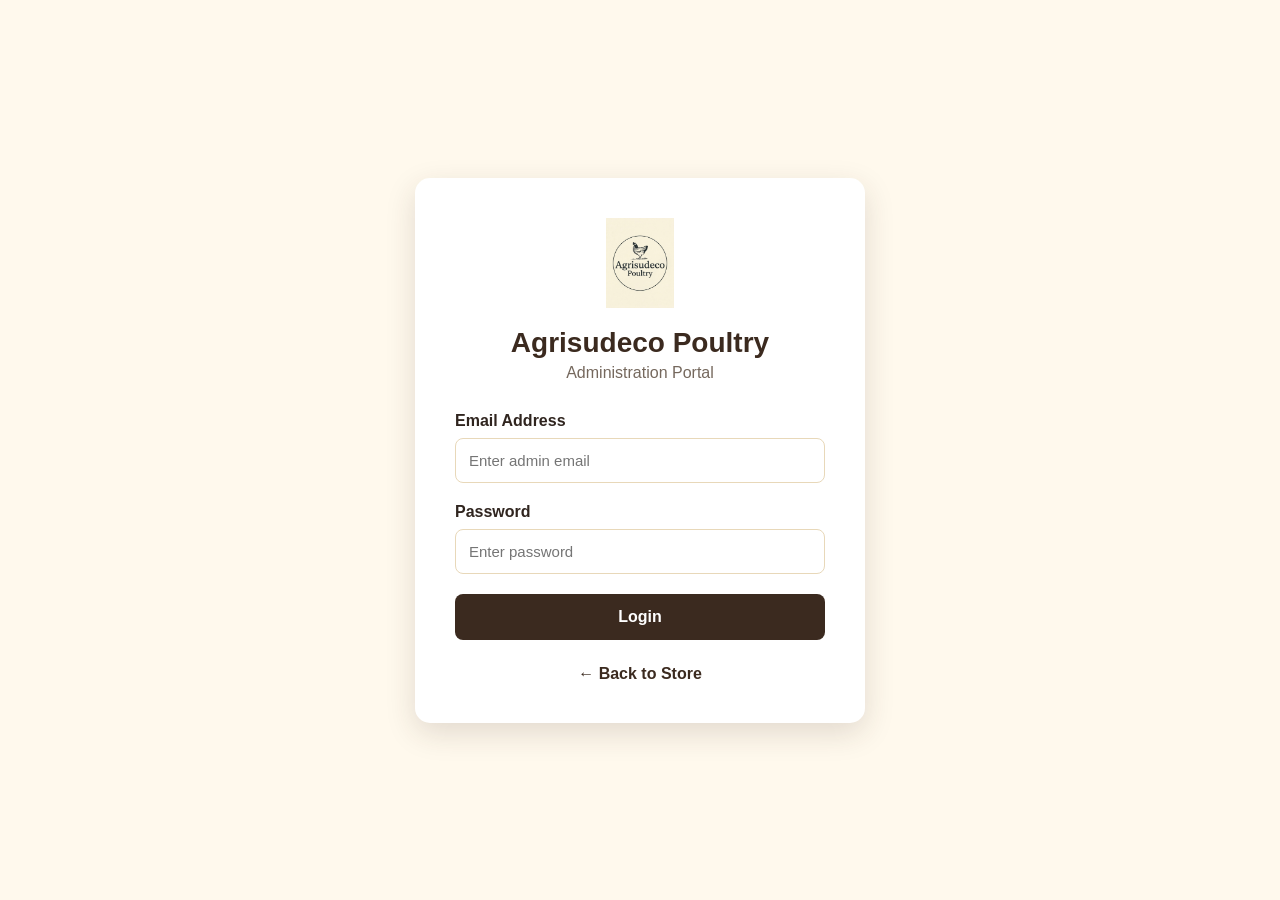
<file: admin/login.html>
<!DOCTYPE html>
<html lang="en">
<head>
    <meta charset="UTF-8">
    <meta name="viewport" content="width=device-width, initial-scale=1.0">
    <title>Admin Login | Agrisudeco Poultry</title>
    <link rel="stylesheet" href="css/admin-style.css">
    <link rel="icon" href="../images/agrisudeco-logo.jpg">
</head>

<body class="admin-login-page">

    <div class="admin-login-container">

        <div class="admin-login-box">

            <div class="admin-logo">
                <img src="../images/agrisudeco-logo.jpg"
                     alt="Agrisudeco Poultry Logo">
            </div>
            <h1>Agrisudeco Poultry</h1>
            <p class="admin-subtitle">
                Administration Portal
            </p>
            <form id="admin-login-form">
                <div class="form-group">
                    <label for="admin-email">Email Address</label>
                    <input
                        type="email"
                        id="admin-email"
                        placeholder="Enter admin email"
                        required
                    >
                </div>

                <div class="form-group">
                    <label for="admin-password">Password</label>
                    <input
                        type="password"
                        id="admin-password"
                        placeholder="Enter password"
                        required
                    >
                </div>
                <button type="submit" class="admin-login-btn">
                    Login
                </button>
            </form>
            <p class="back-to-store">
                <a href="../index.html">
                    ← Back to Store
                </a>
            </p>
        </div>
    </div>
    <script src="js/admin.js"></script>
</body>
</html>
</file>
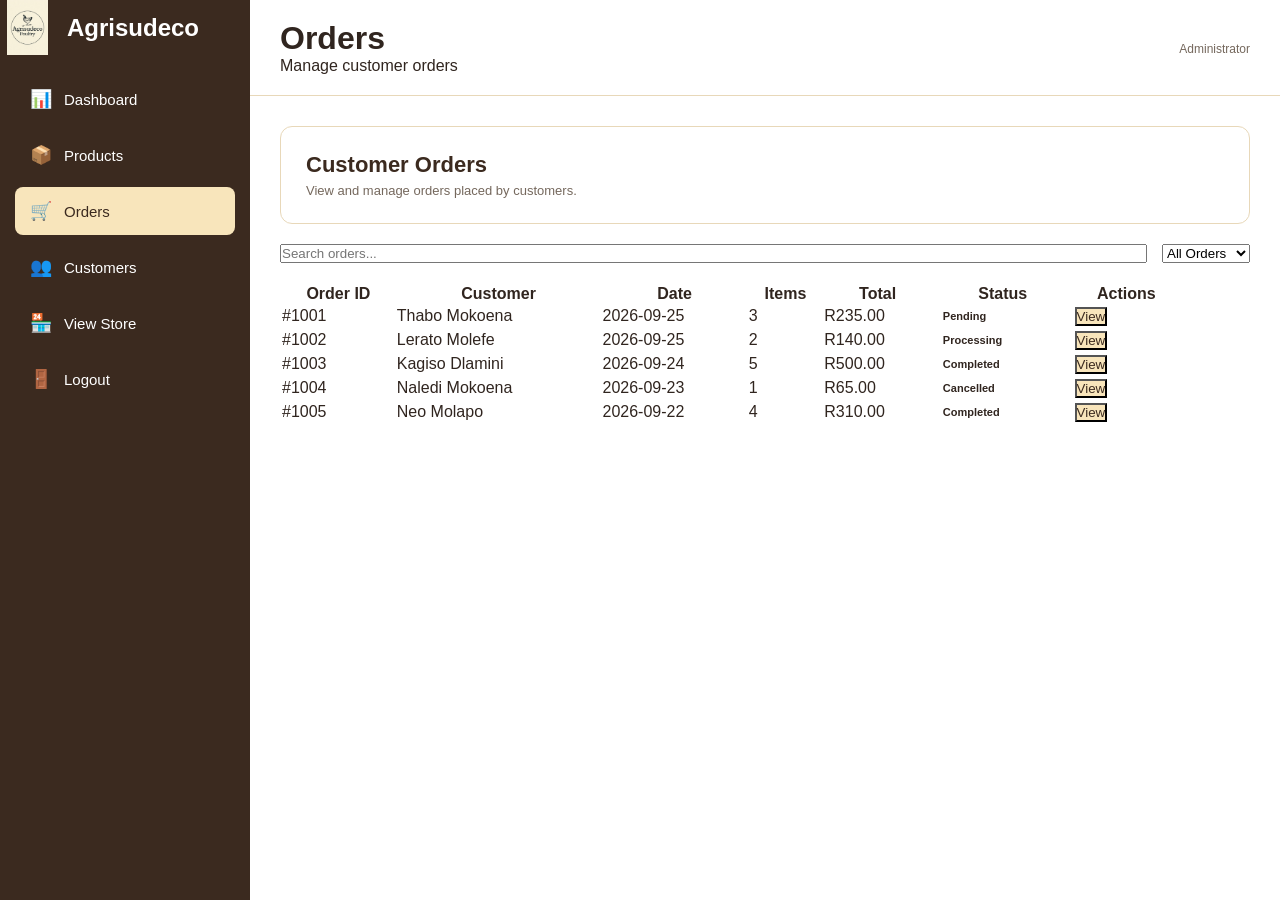
<file: admin/orders.html>
<!DOCTYPE html>
<html lang="en">
<head>
    <meta charset="UTF-8">
    <meta name="viewport" content="width=device-width, initial-scale=1.0">
    <title>Orders | Agrisudeco Poultry</title>
    <link rel="stylesheet" href="css/admin-style.css">
</head>

<body>


    <!-- =========================
         ADMIN SIDEBAR
    ========================== -->
    <aside
        class="admin-sidebar"
        id="admin-sidebar"
    >

        <div class="admin-sidebar-header">
            <img src="../images/agrisudeco-logo.jpg" alt="Agrisudeco Poultry Logo">
            <h2>Agrisudeco</h2>
        </div>

        <nav class="admin-nav">

            <a
                href="dashboard.html"
                class="admin-nav-link"
            >
                <span>📊</span>
                Dashboard
            </a>


            <a
                href="products.html"
                class="admin-nav-link"
            >
                <span>📦</span>
                Products
            </a>


            <a
                href="orders.html"
                class="admin-nav-link active"
            >
                <span>🛒</span>
                Orders
            </a>


            <a
                href="customers.html"
                class="admin-nav-link"
            >
                <span>👥</span>
                Customers
            </a>


            <a
                href="../index.html"
                class="admin-nav-link"
            >
                <span>🏪</span>
                View Store
            </a>


            <a
                href="#"
                class="admin-nav-link"
                id="admin-logout"
            >
                <span>🚪</span>
                Logout
            </a>

        </nav>

    </aside>



    <!-- =========================
         MAIN CONTENT
    ========================== -->

    <main class="admin-main">


        <!-- TOP BAR -->

        <header class="admin-topbar">

            <button
                class="admin-menu-toggle"
                id="admin-menu-toggle"
            >
                ☰
            </button>


            <div>

                <h1>Orders</h1>

                <p>
                    Manage customer orders
                </p>

            </div>


            <div class="admin-user">

                <span>
                    Administrator
                </span>

            </div>

        </header>



        <!-- =========================
             PAGE CONTENT
        ========================== -->

        <section class="admin-content">


            <!-- PAGE HEADER -->

            <div class="products-page-header">

                <div>

                    <h2>
                        Customer Orders
                    </h2>

                    <p>
                        View and manage orders placed by customers.
                    </p>

                </div>

            </div>



            <!-- =========================
                 ORDER TOOLS
            ========================== -->

            <div class="product-tools">


                <!-- SEARCH -->

                <input
                    type="text"
                    id="order-search"
                    class="product-search"
                    placeholder="Search orders..."
                >


                <!-- STATUS FILTER -->

                <select
                    id="order-status-filter"
                    class="product-filter"
                >

                    <option value="all">
                        All Orders
                    </option>

                    <option value="Pending">
                        Pending
                    </option>

                    <option value="Processing">
                        Processing
                    </option>

                    <option value="Completed">
                        Completed
                    </option>

                    <option value="Cancelled">
                        Cancelled
                    </option>

                </select>

            </div>



            <!-- =========================
                 ORDERS TABLE
            ========================== -->

            <div class="products-table-container">

                <table class="products-table">

                    <thead>

                        <tr>

                            <th>
                                Order ID
                            </th>

                            <th>
                                Customer
                            </th>

                            <th>
                                Date
                            </th>

                            <th>
                                Items
                            </th>

                            <th>
                                Total
                            </th>

                            <th>
                                Status
                            </th>

                            <th>
                                Actions
                            </th>

                        </tr>

                    </thead>


                    <tbody id="orders-table-body">

                        <!-- Orders will be added using JavaScript -->

                    </tbody>

                </table>

            </div>


        </section>


    </main>

<!-- ORDER STATUS MODAL -->

<div class="order-modal" id="order-modal">

    <div class="order-modal-content">

        <div class="order-modal-header">

            <div>
                <h2>Manage Order</h2>
                <p id="modal-order-id"></p>
            </div>

            <button
                type="button"
                class="order-modal-close"
                id="order-modal-close"
            >
                &times;
            </button>

        </div>


        <div class="order-modal-body">

            <div class="order-detail-row">

                <strong>Customer:</strong>

                <span id="modal-customer"></span>

            </div>


            <div class="order-detail-row">

                <strong>Order Date:</strong>

                <span id="modal-date"></span>

            </div>


            <div class="order-detail-row">

                <strong>Items:</strong>

                <span id="modal-items"></span>

            </div>


            <div class="order-detail-row">

                <strong>Total:</strong>

                <span id="modal-total"></span>

            </div>


            <div class="admin-form-group">

                <label for="modal-status">
                    Order Status
                </label>

                <select id="modal-status">

                    <option value="Pending">
                        Pending
                    </option>

                    <option value="Processing">
                        Processing
                    </option>

                    <option value="Completed">
                        Completed
                    </option>

                    <option value="Cancelled">
                        Cancelled
                    </option>

                </select>

            </div>

        </div>


        <div class="order-modal-actions">

            <button
                type="button"
                class="cancel-product-btn"
                id="cancel-order-update"
            >
                Cancel
            </button>

            <button
                type="button"
                class="save-product-btn"
                id="save-order-status"
            >
                Update Status
            </button>

        </div>

    </div>

</div>

    <!-- ADMIN JAVASCRIPT -->
    <script src="js/admin.js"></script>

</body>

</html>
</file>
<file: css/style.css>
/*  COLOUR VARIABLES  */

:root {
    --primary: #F8E5BB;
    --primary-dark: #D8B978;
    --dark: #3B2A1F;
    --dark-light: #5A4435;
    --cream: #FFF9ED;
    --white: #FFFFFF;
    --text: #30251F;
    --text-light: #75685D;
    --border: #E8D8B9;
}

/* RESPONSIVE FOUNDATION */

* {
    box-sizing: border-box;
}

html {
    width: 100%;
    max-width: 100%;
    overflow-x: hidden;
}

body {
    width: 100%;
    max-width: 100%;
    margin: 0;
    overflow-x: hidden;
}

img {
    max-width: 100%;
    height: auto;
}

button,
input,
textarea,
select {
    font: inherit;
    box-sizing: border-box;
}


/* GENERAL */

* {
    margin: 0;
    padding: 0;
    box-sizing: border-box;
}

html {
    scroll-behavior: smooth;
}

body {
    font-family: Arial, Helvetica, sans-serif;
    background: var(--cream);
    color: var(--text);
    line-height: 1.6;
    overflow-x: hidden;
}

a {
    text-decoration: none;
    color: inherit;
}

button {
    font-family: inherit;
    cursor: pointer;
}


/* NAVIGATION */
.navbar {
    width: 100%;
    min-height: 78px;
    background: var(--white);
    display: flex;
    align-items: center;
    padding: 0 5%;
    position: sticky;
    top: 0;
    z-index: 1000;
    box-shadow: 0 2px 12px rgba(59, 42, 31, 0.10);
    gap: 25px;
}


/* LOGO */

.logo {
    display: flex;
    align-items: center;
    gap: 12px;
    flex-shrink: 0;
}

.logo img {
    width: 48px;
    height: 48px;
    object-fit: contain;
    border-radius: 50%;
}

.logo h2 {
    color: var(--dark);
    font-size: 20px;
    white-space: nowrap;
}


/* NAVIGATION LINKS  */
.navbar nav {
    display: flex;
    align-items: center;
    justify-content: center;
    gap: 28px;
    flex: 1;
}

.navbar nav a {
    color: var(--dark);
    font-size: 15px;
    font-weight: 600;
    transition: 0.3s;
}

.navbar nav a:hover,
.navbar nav a.active {
    color: #A77A32;
}


/*  NAV ACTIONS  */
.nav-actions {
    display: flex;
    align-items: center;
    gap: 14px;
    flex-shrink: 0;
}

.search-btn {
    background: transparent;
    border: none;
    color: var(--dark);
    font-size: 19px;
}

.cart-btn {
    position: relative;
    font-size: 19px;
    color: var(--dark);
}

#cart-count {
    position: absolute;
    top: -9px;
    right: -10px;
    background: var(--dark);
    color: white;
    width: 18px;
    height: 18px;
    border-radius: 50%;
    font-size: 10px;
    display: flex;
    align-items: center;
    justify-content: center;
}

.login-btn {
    background: var(--dark);
    color: white;
    padding: 9px 18px;
    border-radius: 6px;
    font-size: 14px;
    font-weight: bold;
    transition: 0.3s;
}

.login-btn:hover {
    background: var(--dark-light);
}


/* MOBILE MENU BUTTON  */
.menu-toggle {
    display: none;
    background: transparent;
    border: none;
    font-size: 28px;
    color: var(--dark);
}


/*  HERO  */
.hero {
    min-height: 650px;
    display: flex;
    align-items: center;
    padding: 80px 8%;
    background:
        linear-gradient(
            rgba(59, 42, 31, 0.68),
            rgba(59, 42, 31, 0.68)
        ),
        url("../images/poultry-hero.jpg");

    background-size: cover;
    background-position: center;
}

.hero-content {
    width: 100%;
    max-width: 650px;
    color: white;
}

.hero-subtitle {
    color: var(--primary);
    font-size: 14px;
    font-weight: bold;
    letter-spacing: 3px;
    margin-bottom: 15px;
}

.hero h1 {
    font-size: clamp(38px, 5vw, 62px);
    line-height: 1.08;
    margin-bottom: 25px;
}

.hero-text {
    font-size: clamp(16px, 2vw, 18px);
    max-width: 560px;
    margin-bottom: 35px;
    color: #F7F2EA;
}

.hero-buttons {
    display: flex;
    gap: 15px;
    flex-wrap: wrap;
}


/*  BUTTONS  */
.primary-btn,
.secondary-btn {
    display: inline-block;
    padding: 13px 27px;
    border-radius: 6px;
    font-weight: bold;
    transition: 0.3s;
}

.primary-btn {
    background: var(--primary);
    color: var(--dark);
}

.primary-btn:hover {
    background: var(--primary-dark);
    transform: translateY(-2px);
}

.secondary-btn {
    border: 2px solid white;
    color: white;
}

.secondary-btn:hover {
    background: white;
    color: var(--dark);
}


/*  SECTION HEADINGS  */
.section-heading {
    text-align: center;
    margin-bottom: 45px;
}

.section-heading p,
.section-label {
    color: #A77A32;
    font-size: 13px;
    font-weight: bold;
    letter-spacing: 2px;
    margin-bottom: 8px;
}

.section-heading h2 {
    font-size: clamp(28px, 4vw, 36px);
    color: var(--dark);
}


/*  CATEGORIES  */
.categories {
    padding: 90px 5%;
    background: var(--cream);
}

.category-container {
    width: 100%;
    max-width: 1150px;
    margin: auto;
    display: grid;
    grid-template-columns: repeat(3, 1fr);
    gap: 25px;
}

.category-card {
    background: var(--white);
    padding: 35px 30px;
    text-align: center;
    border-radius: 12px;
    border: 1px solid var(--border);
    box-shadow: 0 5px 18px rgba(59, 42, 31, 0.06);
    transition: 0.3s;
}

.category-card:hover {
    transform: translateY(-7px);
    box-shadow: 0 12px 30px rgba(59, 42, 31, 0.12);
}

.category-icon {
    font-size: 50px;
    width: 90px;
    height: 90px;
    background: var(--primary);
    border-radius: 50%;
    display: flex;
    align-items: center;
    justify-content: center;
    margin: 0 auto 20px;
}

.category-card h3 {
    color: var(--dark);
    margin-bottom: 10px;
    font-size: 21px;
}

.category-card p {
    color: var(--text-light);
    font-size: 14px;
    margin-bottom: 18px;
}

.category-card a {
    color: #A77A32;
    font-weight: bold;
    font-size: 14px;
}


/*  FEATURED PRODUCTS  */
.featured {
    padding: 90px 5%;
    background: var(--white);
}

.product-container {
    width: 100%;
    max-width: 1150px;
    margin: auto;
    display: grid;
    grid-template-columns: repeat(3, 1fr);
    gap: 25px;
}

.product-card {
    background: var(--white);
    border: 1px solid var(--border);
    border-radius: 12px;
    overflow: hidden;
    transition: 0.3s;
}

.product-card:hover {
    transform: translateY(-5px);
    box-shadow: 0 10px 25px rgba(59, 42, 31, 0.12);
}

.product-image {
    height: 220px;
    background: var(--primary);
    display: flex;
    align-items: center;
    justify-content: center;
    font-size: 90px;
}

.product-image img{
    width: 100%;
    height: 100%;
    object-fit: cover;
    display: block;
}

.product-info {
    padding: 25px;
}

.product-category {
    color: #A77A32;
    font-size: 12px;
    text-transform: uppercase;
    font-weight: bold;
    letter-spacing: 1px;
}

.product-info h3 {
    color: var(--dark);
    margin: 7px 0;
}

.price {
    color: var(--dark);
    font-size: 21px;
    font-weight: bold;
    margin-bottom: 15px;
}

.add-cart {
    width: 100%;
    border: none;
    background: var(--dark);
    color: white;
    padding: 12px;
    border-radius: 6px;
    font-weight: bold;
    transition: 0.3s;
}

.add-cart:hover {
    background: var(--dark-light);
}


/* ABOUT  */
.about {
    padding: 100px 5%;
    background: var(--primary);
}

.about-content {
    width: 100%;
    max-width: 1150px;
    margin: auto;
    display: grid;
    grid-template-columns: 1fr 1fr;
    gap: 70px;
    align-items: center;
}

.about-text h2 {
    font-size: clamp(30px, 4vw, 42px);
    color: var(--dark);
    line-height: 1.2;
    margin-bottom: 20px;
}

.about-text > p:not(.section-label) {
    color: var(--dark-light);
    margin-bottom: 30px;
    max-width: 500px;
}

.about-image {
    min-height: 305px;
    background: rgba(255, 255, 255, 0.45);
    border-radius: 15px;
    display: flex;
    align-items: center;
    justify-content: center;
    font-size: 150px;
}
.about-image img {
    max-width: 100%;
    height: auto;
    max-height: 550px;
    object-fit: cover;
    border-radius: 15px;
}


/*  WHY US  */

.why-us {
    padding: 90px 5%;

    background: var(--cream);
}

.features {
    width: 100%;

    max-width: 1150px;

    margin: auto;

    display: grid;

    grid-template-columns: repeat(4, 1fr);

    gap: 25px;
}

.feature {
    text-align: center;

    padding: 25px;
}

.feature > span {
    display: flex;

    align-items: center;
    justify-content: center;

    width: 65px;
    height: 65px;

    margin: 0 auto 15px;

    border-radius: 50%;

    background: var(--primary);

    color: var(--dark);

    font-size: 25px;
}

.feature h3 {
    color: var(--dark);

    margin-bottom: 8px;
}

.feature p {
    color: var(--text-light);

    font-size: 14px;
}


/* CONTACT  */

.contact {
    padding: 100px 5%;

    text-align: center;

    background: var(--dark);
}

.contact-content {
    width: 100%;

    max-width: 650px;

    margin: auto;

    color: white;
}

.contact .section-label {
    color: var(--primary);
}

.contact h2 {
    font-size: clamp(30px, 4vw, 42px);

    margin-bottom: 15px;
}

.contact p:not(.section-label) {
    color: #E5DDD5;

    margin-bottom: 30px;
}


/* FOOTER  */

footer {
    background: #241A14;

    color: white;

    padding: 60px 5% 20px;
}

.footer-content {
    width: 100%;

    max-width: 1150px;

    margin: auto;

    display: grid;

    grid-template-columns: 2fr 1fr 1fr;

    gap: 50px;
}

.footer-brand h2 {
    margin-bottom: 10px;
}

.footer-brand p {
    color: #C8BFB7;
}

.footer-links,
.footer-contact {
    display: flex;

    flex-direction: column;

    gap: 8px;
}

.footer-links h3,
.footer-contact h3 {
    margin-bottom: 10px;
}

.footer-links a,
.footer-contact p {
    color: #C8BFB7;

    font-size: 14px;
}

.footer-links a:hover {
    color: var(--primary);
}

.copyright {
    width: 100%;

    max-width: 1150px;

    margin: 45px auto 0;

    padding-top: 20px;

    border-top: 1px solid #4A3930;

    text-align: center;

    color: #9F938A;

    font-size: 13px;
}



/* The shop/products.html page starts here. */
/* =====================================================
   SHOP PAGE
===================================================== */

/* SHOP HEADER */

.shop-header {
    background: var(--primary);
    padding: 70px 6%;
    text-align: center;
}

.shop-header h1 {
    color: var(--dark);
    font-size: clamp(35px, 5vw, 50px);
    margin-bottom: 10px;
}

.shop-header p:not(.section-label) {
    color: var(--dark-light);
}


/* SHOP PAGE */

.shop-page {
    width: 100%;
    max-width: 1200px;
    margin: auto;
    padding: 60px 5%;
}


/* SHOP CONTROLS */

.shop-controls {
    display: flex;
    justify-content: space-between;
    align-items: center;
    gap: 25px;
    margin-bottom: 45px;
    flex-wrap: wrap;
}


/* SEARCH BOX */

.search-box {
    display: flex;
    align-items: center;
    width: 100%;
    max-width: 400px;
    border: 1px solid var(--border);
    background: white;
    border-radius: 8px;
    overflow: hidden;
}

.search-box input {
    flex: 1;
    border: none;
    outline: none;
    padding: 13px 15px;
    font-size: 14px;
    color: var(--text);
}

.search-box button {
    width: 50px;
    height: 45px;
    border: none;
    background: var(--primary);
    color: var(--dark);
    font-size: 18px;
}


/* CATEGORY FILTER */

.category-filter {
    display: flex;
    gap: 8px;
    flex-wrap: wrap;
}

.filter-btn {
    border: 1px solid var(--border);
    background: white;
    color: var(--dark);
    padding: 10px 17px;
    border-radius: 6px;
    font-weight: 600;
    transition: 0.3s;
}

.filter-btn:hover,
.filter-btn.active {
    background: var(--dark);
    color: white;
    border-color: var(--dark);
}


/* PRODUCT GRID */

.shop-product-container {
    display: grid;
    grid-template-columns: repeat(3, 1fr);
    gap: 25px;
}


/* SHOP PRODUCT CARD */

.shop-product-card {
    background: white;
    border: 1px solid var(--border);
    border-radius: 12px;
    overflow: hidden;
    transition: 0.3s;
}

.shop-product-card:hover {
    transform: translateY(-5px);
    box-shadow: 0 10px 25px rgba(59, 42, 31, 0.12);
}


/* PRODUCT IMAGE */

.shop-product-image {
    height: 240px;
    background: var(--primary);
    display: flex;
    align-items: center;
    justify-content: center;
    font-size: 85px;
}

.shop-product-image img{
    width: 100%;
    height: 100%;
    object-fit: cover;
    display: block;
}


/* PRODUCT DETAILS */

.shop-product-info {
    padding: 22px;
}

.shop-product-info .category {
    font-size: 12px;
    color: #A77A32;
    font-weight: bold;
    text-transform: uppercase;
    letter-spacing: 1px;
}

.shop-product-info h3 {
    color: var(--dark);
    font-size: 19px;
    margin: 7px 0;
}

.shop-product-info p {
    color: var(--text-light);
    font-size: 14px;
    margin-bottom: 15px;
}


/* PRICE + CART */

.product-bottom {
    display: flex;
    justify-content: space-between;
    align-items: center;
    gap: 10px;
}

.shop-price {
    color: var(--dark);
    font-size: 20px;
    font-weight: bold;
}

.shop-add-cart {
    border: none;
    background: var(--dark);
    color: white;
    padding: 9px 14px;
    border-radius: 6px;
    font-weight: bold;
    transition: 0.3s;
}

.shop-add-cart:hover {
    background: var(--dark-light);
}


/* NO PRODUCTS */

.no-products {
    grid-column: 1 / -1;
    text-align: center;
    padding: 60px 20px;
    color: var(--text-light);
}




/* The cart.html page starts here.
CART PAGE */
.cart-header {
    text-align: center;
    padding: 70px 20px 50px;
    background: var(--cream);
}

.cart-header h1 {
    font-size: 40px;
    color: var(--dark);
    margin-bottom: 10px;
}

.cart-header p {
    color: var(--text-light);
}


/* CART LAYOUT */
.cart-page {
    padding: 60px 20px;
    background: #ffffff;
}

.cart-container {
    max-width: 1200px;
    margin: auto;
    display: grid;
    grid-template-columns: 1fr 350px;
    gap: 40px;
}


/* CART ITEMS */
.cart-items-section h2 {
    color: var(--dark);
    margin-bottom: 25px;
}

.cart-item {
    display: grid;
    grid-template-columns: 90px 1fr auto auto;
    align-items: center;
    gap: 20px;
    padding: 20px;
    margin-bottom: 15px;
    border: 1px solid var(--border);
    border-radius: 12px;
    background: var(--cream);
}


.cart-item-image {
    width: 80px;
    height: 80px;
    display: flex;
    align-items: center;
    justify-content: center;
    background: white;
    border-radius: 10px;
    font-size: 40px;
}


.cart-item-info h3 {
    margin-bottom: 5px;
    color: var(--dark);
}


.cart-item-info p {
    margin-bottom: 8px;
    color: var(--text-light);
    font-size: 14px;
}

.cart-item-info span {
    font-weight: bold;
    color: var(--dark);
}

/* QUANTITY */
.cart-item-quantity {
    display: flex;
    align-items: center;
    gap: 10px;
}

.cart-item-quantity button {
    width: 32px;
    height: 32px;
    border: none;
    border-radius: 6px;
    background: var(--primary-dark);
    color: white;
    font-size: 20px;
    cursor: pointer;
}


.cart-item-quantity span {
    min-width: 25px;
    text-align: center;
    font-weight: bold;
}


/* ITEM TOTAL */
.cart-item-total {
    text-align: right;
}

.cart-item-total strong {
    display: block;
    margin-bottom: 10px;
    color: var(--dark);
}


.remove-item {
    border: none;
    background: none;
    color: #b33a3a;
    cursor: pointer;
    font-size: 14px;
}


/* EMPTY CART */
.empty-cart {
    text-align: center;
    padding: 60px 20px;
    border: 1px dashed var(--border);
    border-radius: 15px;
    background: var(--cream);
}

.empty-cart-icon {
    font-size: 50px;
    margin-bottom: 15px;
}

.empty-cart h3 {
    color: var(--dark);
    margin-bottom: 10px;
}

.empty-cart p {
    color: var(--text-light);
    margin-bottom: 25px;
}

.continue-shopping {
    display: inline-block;
    padding: 12px 25px;
    background: var(--primary-dark);
    color: white;
    text-decoration: none;
    border-radius: 8px;
}


/* CART SUMMARY */
.cart-summary {
    padding: 30px;
    height: fit-content;
    background: var(--cream);
    border: 1px solid var(--border);
    border-radius: 15px;
}


.cart-summary h2 {
    color: var(--dark);
    margin-bottom: 25px;
}


.summary-row {
    display: flex;
    justify-content: space-between;
    margin-bottom: 15px;
    color: var(--text-light);
}


.summary-divider {
    height: 1px;
    background: var(--border);
    margin: 20px 0;
}


.summary-total {
    display: flex;
    justify-content: space-between;
    font-size: 20px;
    font-weight: bold;
    color: var(--dark);
    margin-bottom: 25px;
}


.checkout-btn {
    width: 100%;
    padding: 15px;
    border: none;
    border-radius: 8px;
    background: var(--dark);
    color: white;
    font-size: 16px;
    cursor: pointer;
    transition: 0.3s;
}


.checkout-btn:hover {
    background: var(--primary-dark);
}


.continue-shopping-summary {
    display: block;
    text-align: center;
    margin-top: 18px;
    color: var(--dark);
    text-decoration: none;
}

/* CHECKOUT PAGE */
.checkout-page {
    padding: 60px 20px;
    background: #ffffff;
}

.checkout-container {
    max-width: 1200px;
    margin: auto;
    display: grid;
    grid-template-columns: 1fr 380px;
    gap: 40px;
}


/* CHECKOUT FORM */
.checkout-form-section {
    padding: 30px;
    border: 1px solid var(--border);
    border-radius: 15px;
    background: var(--cream);
}

.checkout-form-section h2 {
    color: var(--dark);
    margin-bottom: 25px;
}

.form-row {
    display: grid;
    grid-template-columns: 1fr 1fr;
    gap: 20px;
}

.form-group {
    margin-bottom: 20px;
}

.form-group label {
    display: block;
    margin-bottom: 8px;
    color: var(--dark);
    font-weight: 600;
}


.form-group input,
.form-group textarea {
    width: 100%;
    padding: 13px;
    border: 1px solid var(--border);
    border-radius: 8px;
    background: white;
    font-family: inherit;
    font-size: 15px;
    box-sizing: border-box;
}


.form-group input:focus,
.form-group textarea:focus {
    outline: none;
    border-color: var(--primary-dark);
}

.checkout-section-title {
    margin-top: 35px;
    padding-top: 25px;
    border-top: 1px solid var(--border);
}

/* PAYMENT */
.payment-options {
    display: flex;
    flex-direction: column;
    gap: 12px;
    margin-bottom: 25px;
}


.payment-option {
    display: flex;
    align-items: center;
    gap: 10px;
    padding: 15px;
    background: white;
    border: 1px solid var(--border);
    border-radius: 8px;
    cursor: pointer;
}


.payment-option input {
    accent-color: var(--dark);
}


/* PLACE ORDER */
.place-order-btn {
    width: 100%;
    padding: 15px;
    border: none;
    border-radius: 8px;
    background: var(--dark);
    color: white;
    font-size: 16px;
    font-weight: bold;
    cursor: pointer;
    transition: 0.3s;
}


.place-order-btn:hover {
    background: var(--primary-dark);
}


/* CHECKOUT SUMMARY */
.checkout-summary {
    height: fit-content;
    padding: 30px;
    background: var(--cream);
    border: 1px solid var(--border);
    border-radius: 15px;
}

.checkout-summary h2 {
    color: var(--dark);
    margin-bottom: 25px;
}

/* CHECKOUT ITEMS */
.checkout-item {
    display: grid;
    grid-template-columns: 50px 1fr auto;
    align-items: center;
    gap: 12px;
    padding: 15px 0;
    border-bottom: 1px solid var(--border);
}

.checkout-item-icon {
    width: 45px;
    height: 45px;
    display: flex;
    align-items: center;
    justify-content: center;
    background: white;
    border-radius: 8px;
    font-size: 25px;
}

.checkout-item-info {
    display: flex;
    flex-direction: column;
    gap: 5px;
}

.checkout-item-info strong {
    color: var(--dark);
    font-size: 14px;
}

.checkout-item-info span {
    color: var(--text-light);
    font-size: 13px;
}

.checkout-item > strong {
    color: var(--dark);
    font-size: 14px;
}

.checkout-empty {
    color: var(--text-light);
    padding: 20px 0;
}

.back-to-cart {
    display: block;
    margin-top: 20px;
    text-align: center;
    color: var(--dark);
    text-decoration: none;
}


/* LOGIN & REGISTER */
.auth-page {
    min-height: 75vh;
    display: flex;
    align-items: center;
    justify-content: center;
    padding: 60px 20px;
    background: var(--cream);
}

.auth-container {
    width: 100%;
    max-width: 480px;
    padding: 35px;
    background: white;
    border: 1px solid var(--border);
    border-radius: 15px;
    box-shadow: 0 10px 30px rgba(59, 42, 31, 0.08);
    box-sizing: border-box;
}

.auth-header {
    text-align: center;
    margin-bottom: 30px;
}

.auth-header h1 {
    color: var(--dark);
    margin-bottom: 10px;
    font-size: 32px;
}

.auth-header p {
    color: var(--text-light);
}

.auth-btn {
    width: 100%;
    padding: 14px;
    border: none;
    border-radius: 8px;
    background: var(--dark);
    color: white;
    font-size: 16px;
    font-weight: bold;
    cursor: pointer;
    transition: 0.3s;
}

.auth-btn:hover {
    background: var(--primary-dark);
}

.auth-message {
    min-height: 20px;
    margin-bottom: 15px;
    text-align: center;
    font-size: 14px;
}

.auth-message.error {
    color: #b33a3a;
}


.auth-message.success {
    color: #3d7a45;
}

.auth-footer {
    text-align: center;
    margin-top: 25px;
    padding-top: 20px;
    border-top: 1px solid var(--border);
}

.auth-footer p {
    display: inline;
    color: var(--text-light);
}


.auth-footer a {
    color: var(--dark);
    font-weight: bold;
    text-decoration: none;
    margin-left: 5px;
}

.auth-footer a:hover {
    text-decoration: underline;
}

/* ACCOUNT AREA */
.account-area {
    display: flex;
    align-items: center;
    gap: 10px;
}

.account-name {
    color: var(--dark);
    font-weight: 600;
    font-size: 14px;
}

.logout-btn {
    background: var(--dark);
    color: var(--white);
    border: none;
    padding: 9px 15px;
    border-radius: 6px;
    cursor: pointer;
    font-size: 14px;
    font-weight: 600;
    transition: 0.3s;
}

.logout-btn:hover {
    background: var(--primary-dark);
    color: var(--dark);
}

/* MOBILE RESPONSIVE DESIGN */

/* MOBILE NAVBAR */
.menu-toggle {
    display: none;
}

/* Hidden on desktop - these only belong inside the mobile menu */
.mobile-logout {
    display: none;
}

@media (max-width: 850px) {

    .navbar {
        width: 100%;
        min-height: 65px;
        padding: 10px 15px;
        display: flex;
        align-items: center;
        gap: 10px;
        position: relative;
    }

    .logo {
        flex: 1;
        min-width: 0;
        max-width: none;
        display: flex;
        align-items: center;
        gap: 7px;
    }

    .logo img {
        width: 38px;
        height: 38px;
        object-fit: contain;
        flex-shrink: 0;
    }

    .logo h2 {
        margin: 0;
        min-width: 0;
        font-size: 16px;
        white-space: nowrap;
        overflow: hidden;
        text-overflow: ellipsis;
    }

    /* Hide normal navigation until hamburger is opened */
    #main-nav {
        display: none;
    }

    /* Cart + profile stay OUTSIDE the hamburger */
    .nav-actions {
        display: flex;
        align-items: center;
        justify-content: flex-end;
        gap: 10px;
        flex-shrink: 0;
    }

    .cart-btn {
        display: inline-flex;
        align-items: center;
        white-space: nowrap;
    }

    .account-area {
        display: flex;
        align-items: center;
        gap: 6px;
        white-space: nowrap;
    }

    .account-name {
        max-width: 90px;
        overflow: hidden;
        text-overflow: ellipsis;
        font-size: 13px;
    }

    /* Hamburger stays on the far right */
    .menu-toggle {
        display: flex;
        align-items: center;
        justify-content: center;
        width: 40px;
        height: 40px;
        padding: 0;
        flex-shrink: 0;
        background: transparent;
        border: none;
        color: var(--dark);
        font-size: 28px;
        cursor: pointer;
    }

    /* Open hamburger menu */
    #main-nav.show {
        display: flex;
        flex-direction: column;
        position: absolute;
        top: 100%;
        left: 0;
        width: 100%;
        padding: 15px 20px 20px;
        background: var(--white);
        box-shadow: 0 5px 15px rgba(0, 0, 0, 0.12);
        z-index: 2000;
    }

    #main-nav.show > a {
        display: block;
        width: 100%;
        padding: 13px 10px;
        text-align: center;
        border-bottom: 1px solid var(--border);
    }

    /* ONLY logout appears inside the hamburger */
    #main-nav.show .mobile-logout {
        display: flex;
        width: 100%;
        justify-content: center;
        padding-top: 12px;
    }

    #main-nav.show .mobile-logout .logout-btn {
        width: 100%;
        max-width: 250px;
        padding: 11px;
        text-align: center;
    }
}

/* HOME PAGE MOBILE */
@media (max-width: 850px) {

    .hero {
        width: 100%;
        min-height: auto;
        padding: 60px 20px;
    }

    .hero-content {
        width: 100%;
        max-width: 100%;
        text-align: center;
    }

    .hero h1 {
        font-size: 38px;
        line-height: 1.2;
        word-wrap: break-word;
    }

    .hero p {
        font-size: 16px;
        line-height: 1.6;
    }

    .hero-buttons {
        display: flex;
        flex-direction: column;
        align-items: center;
        gap: 12px;
    }

    .hero-buttons a {
        width: 100%;
        max-width: 280px;
        text-align: center;
    }


    /* ABOUT */

    .about {
        width: 100%;
        padding: 50px 20px;
    }

    .about-container {
        width: 100%;
        max-width: 100%;
        display: flex;
        flex-direction: column;
    }

    .about-content {
        width: 100%;
        max-width: 100%;
    }

    .about-image {
        width: 100%;
        max-width: 100%;
    }


    /* PRODUCTS / FEATURED */

    .featured-products,
    .products-section {
        width: 100%;
        padding: 50px 20px;
    }

    .product-grid,
    .products-grid {
        width: 100%;
        grid-template-columns: 1fr;
    }


    /* CONTACT */

    .contact {
        width: 100%;
        padding: 50px 20px;
    }

    .contact-container {
        width: 100%;
        max-width: 100%;
        display: flex;
        flex-direction: column;
    }

    .contact-form {
        width: 100%;
    }

    .contact-form input,
    .contact-form textarea {
        width: 100%;
        max-width: 100%;
    }
}

/* SHOP PAGE MOBILE */
@media (max-width: 850px) {

    .shop-header {
        width: 100%;
        padding: 45px 20px;
        text-align: center;
    }

    .shop-header h1 {
        font-size: 32px;
        line-height: 1.2;
    }

    .shop-header p {
        font-size: 15px;
    }


    .shop-page {
        width: 100%;
        max-width: 100%;
        padding: 30px 15px;
    }


    .shop-controls {
        width: 100%;
        max-width: 100%;
    }


    /* SEARCH */

    .search-box {
        width: 100%;
        max-width: 100%;
        display: flex;
    }

    .search-box input {
        width: 100%;
        min-width: 0;
        flex: 1;
    }

    .search-box button {
        flex-shrink: 0;
    }


    /* CATEGORY BUTTONS */

    .category-filter {
        width: 100%;
        max-width: 100%;
        display: flex;
        flex-wrap: wrap;
        justify-content: center;
        gap: 8px;
    }

    .filter-btn {
        flex-shrink: 0;
    }


    /* PRODUCTS */

    .shop-product-container {
        width: 100%;
        max-width: 100%;
        grid-template-columns: 1fr;
        gap: 20px;
    }

    .shop-product-card {
        width: 100%;
        max-width: 100%;
        min-width: 0;
    }

    .shop-product-image {
        width: 100%;
        max-width: 100%;
    }

    .shop-product-info {
        width: 100%;
        min-width: 0;
    }

    .shop-product-info h3 {
        word-wrap: break-word;
    }

    .shop-product-info p {
        word-wrap: break-word;
    }

    .product-bottom {
        display: flex;
        align-items: center;
        justify-content: space-between;
        gap: 10px;
        flex-wrap: wrap;
    }
}

/* SMALLER PHONES */
@media (max-width: 600px) {

    .shop-page {
        padding: 25px 12px;
    }

    .shop-header {
        padding: 35px 15px;
    }

    .shop-header h1 {
        font-size: 28px;
    }

    .filter-btn {
        padding: 8px 12px;
        font-size: 13px;
    }

    .shop-add-cart {
        padding: 9px 12px;
        font-size: 13px;
    }
}

/* CART PAGE MOBILE */
@media (max-width: 850px) {

    .cart-header {
        width: 100%;
        padding: 45px 20px;
        text-align: center;
    }

    .cart-header h1 {
        font-size: 32px;
    }


    .cart-page {
        width: 100%;
        max-width: 100%;
        padding: 30px 15px;
    }

    .cart-container {
        width: 100%;
        max-width: 100%;
    }


    /* CART ITEMS */

    .cart-item {
        width: 100%;
        max-width: 100%;
        min-width: 0;

        display: grid;
        grid-template-columns: 70px 1fr;
        gap: 15px;

        padding: 15px;
    }

    .cart-item-image {
        width: 70px;
        height: 70px;
    }

    .cart-item-info {
        min-width: 0;
    }

    .cart-item-info h3 {
        word-wrap: break-word;
        font-size: 16px;
    }


    .cart-item-quantity {
        grid-column: 1 / 2;
    }

    .cart-item-total {
        grid-column: 2 / 3;
        text-align: right;
    }


    /* SUMMARY */

    .cart-summary {
        width: 100%;
        max-width: 100%;
        margin-top: 25px;
    }

    .summary-row {
        width: 100%;
        display: flex;
        justify-content: space-between;
        gap: 15px;
    }


    .checkout-btn,
    .continue-shopping-summary {
        width: 100%;
        max-width: 100%;
    }
}

/* SMALLER PHONES */
@media (max-width: 600px) {

    .cart-page {
        padding: 25px 12px;
    }

    .cart-item {
        grid-template-columns: 60px 1fr;
        padding: 12px;
        gap: 10px;
    }

    .cart-item-image {
        width: 60px;
        height: 60px;
    }

    .cart-item-total {
        font-size: 14px;
    }

    .remove-item {
        font-size: 12px;
    }
}

/* LOGIN & REGISTER MOBILE */
@media (max-width: 850px) {

    .auth-page {
        width: 100%;
        max-width: 100%;
        padding: 40px 15px;
    }

    .auth-container {
        width: 100%;
        max-width: 500px;
        margin: 0 auto;
    }

    .auth-header {
        text-align: center;
    }

    .auth-header h1 {
        font-size: 30px;
        line-height: 1.2;
    }

    .auth-container form {
        width: 100%;
    }

    .auth-container input {
        width: 100%;
        max-width: 100%;
    }

    .auth-container button {
        width: 100%;
        max-width: 100%;
    }

    .auth-message {
        width: 100%;
        max-width: 100%;
        word-wrap: break-word;
    }
}
/* SMALLER PHONES */
@media (max-width: 600px) {

    .auth-page {
        padding: 30px 12px;
    }

    .auth-header h1 {
        font-size: 26px;
    }

    .auth-container {
        padding: 20px;
    }
}

/* CHECKOUT PAGE MOBILE */
@media (max-width: 850px) {

    .checkout-page {
        width: 100%;
        max-width: 100%;
        padding: 30px 15px;
    }

    .checkout-container {
        width: 100%;
        max-width: 100%;
        display: flex;
        flex-direction: column;
    }


    /* FORM */

    .checkout-form-section {
        width: 100%;
        max-width: 100%;
    }

    .checkout-form {
        width: 100%;
        max-width: 100%;
    }


    .form-row {
        width: 100%;
        display: flex;
        flex-direction: column;
        gap: 0;
    }

    .form-group {
        width: 100%;
        max-width: 100%;
    }

    .form-group input,
    .form-group textarea,
    .form-group select {
        width: 100%;
        max-width: 100%;
        min-width: 0;
    }


    /* PAYMENT */

    .payment-options {
        width: 100%;
        max-width: 100%;
    }

    .payment-option {
        width: 100%;
        max-width: 100%;
    }


    /* ORDER SUMMARY */

    .checkout-summary {
        width: 100%;
        max-width: 100%;
        margin-top: 25px;
    }

    .checkout-item {
        width: 100%;
        max-width: 100%;
        min-width: 0;

        display: grid;
        grid-template-columns: 50px 1fr auto;
        gap: 10px;

        align-items: center;
    }

    .checkout-item-icon {
        width: 50px;
        height: 50px;
    }

    .checkout-item-info {
        min-width: 0;
    }

    .checkout-item-info strong {
        word-wrap: break-word;
    }

    .place-order-btn {
        width: 100%;
        max-width: 100%;
    }
}
/* SMALLER PHONES */
@media (max-width: 600px) {

    .checkout-page {
        padding: 25px 12px;
    }

    .checkout-item {
        grid-template-columns: 45px 1fr;
    }

    .checkout-item > strong {
        grid-column: 2;
        text-align: right;
    }

    .checkout-item-icon {
        width: 45px;
        height: 45px;
    }

    .checkout-section-title {
        font-size: 20px;
    }
}

/* FOOTER MOBILE */
@media (max-width: 850px) {

    footer {
        width: 100%;
        max-width: 100%;
        overflow: hidden;
    }

    .footer-container {
        width: 100%;
        max-width: 100%;
        display: flex;
        flex-direction: column;
        gap: 25px;
        padding: 30px 20px;
    }

    .footer-column {
        width: 100%;
        max-width: 100%;
    }

    .footer-column p,
    .footer-column a {
        word-wrap: break-word;
        overflow-wrap: break-word;
    }

}

/* ACCOUNT AREA MOBILE */
@media (max-width: 850px) {

    .account-area {
        width: 100%;
        display: flex;
        align-items: center;
        justify-content: center;
        gap: 10px;
        flex-wrap: wrap;
    }

    .account-name {
        font-size: 13px;
        max-width: 100%;
        overflow: hidden;
        text-overflow: ellipsis;
    }

    .logout-btn {
        flex-shrink: 0;
    }

}

/* ==========================================
   MOBILE VERTICAL LAYOUT FIX
   Navbar above is intentionally untouched.
   These rules only fix the Home and Cart page
   sections so they stack vertically on mobile.
   ========================================== */
@media (max-width: 850px) {

    /* HOME PAGE - stack sections/cards vertically */
    .category-container {
        width: 100%;
        max-width: 100%;
        grid-template-columns: 1fr;
    }

    .product-container {
        width: 100%;
        max-width: 100%;
        grid-template-columns: 1fr;
    }

    .about-content {
        width: 100%;
        max-width: 100%;
        grid-template-columns: 1fr;
    }

    .features {
        width: 100%;
        max-width: 100%;
        grid-template-columns: 1fr;
    }

    /* CART PAGE - stack cart items and summary vertically */
    .cart-container {
        width: 100%;
        max-width: 100%;
        grid-template-columns: 1fr;
    }

    /* Prevent individual cart content from creating horizontal overflow */
    .cart-items-section,
    .cart-item,
    .cart-summary {
        min-width: 0;
    }
}
</file>
<file: admin/css/admin-style.css>
:root {
    --primary: #F8E5BB;
    --primary-dark: #D8B978;
    --dark: #3B2A1F;
    --dark-light: #5A4435;
    --cream: #FFF9ED;
    --white: #FFFFFF;
    --text: #30251F;
    --text-light: #75685D;
    --border: #E8D8B9;
}

* {
    margin: 0;
    padding: 0;
    box-sizing: border-box;
}

body {
    font-family: Arial, sans-serif;
    color: var(--text);
}

/* ============================= */
/* ADMIN LOGIN */
/* ============================= */
.admin-login-page {
    min-height: 100vh;
    background: var(--cream);
    display: flex;
    justify-content: center;
    align-items: center;
    padding: 20px;
}

.admin-login-container {
    width: 100%;
    max-width: 450px;
}

.admin-login-box {
    background: var(--white);
    padding: 40px;
    border-radius: 15px;
    box-shadow: 0 10px 30px rgba(59, 42, 31, 0.15);
    text-align: center;
}

.admin-logo img {
    width: 90px;
    height: 90px;
    object-fit: contain;
    margin-bottom: 15px;
}

.admin-login-box h1 {
    color: var(--dark);
    font-size: 28px;
    margin-bottom: 5px;
}

.admin-subtitle {
    color: var(--text-light);
    margin-bottom: 30px;
}

/* FORM */
.form-group {
    text-align: left;
    margin-bottom: 20px;
}

.form-group label {
    display: block;
    margin-bottom: 8px;
    font-weight: bold;
}

.form-group input {
    width: 100%;
    padding: 13px;
    border: 1px solid var(--border);
    border-radius: 8px;
    font-size: 15px;
    outline: none;
}

.form-group input:focus {
    border-color: var(--primary-dark);
}

/* LOGIN BUTTON */
.admin-login-btn {
    width: 100%;
    padding: 14px;
    border: none;
    border-radius: 8px;
    background: var(--dark);
    color: var(--white);
    font-size: 16px;
    font-weight: bold;
    cursor: pointer;
    transition: 0.3s;
}

.admin-login-btn:hover {
    background: var(--dark-light);
}

/* BACK TO STORE */
.back-to-store {
    margin-top: 25px;
}

.back-to-store a {
    color: var(--dark);
    text-decoration: none;
    font-weight: bold;
}

.back-to-store a:hover {
    text-decoration: underline;
}

/* MOBILE */
@media (max-width: 500px) {
    .admin-login-box {
        padding: 30px 20px;
    }
    .admin-login-box h1 {
        font-size: 24px;
    }
}

/* ============================= */
/* ADMIN DASHBOARD */
/* ============================= */
.admin-page {
    min-height: 100vh;
    background: var(--cream);
}


/* ============================= */
/* SIDEBAR */
/* ============================= */
.admin-sidebar {
    position: fixed;
    top: 0;
    left: 0;
    width: 250px;
    height: 100vh;
    background: var(--dark);
    color: var(--white);
    display: flex;
    flex-direction: column;
    z-index: 1000;
}


/* SIDEBAR LOGO */
.admin-sidebar-logo {
    padding: 25px 20px;
    text-align: center;
    border-bottom: 1px solid rgba(255, 255, 255, 0.15);
}

.admin-sidebar-logo img {
    width: 65px;
    height: 65px;
    object-fit: contain;
    margin-bottom: 8px;
}

.admin-sidebar-logo h2 {
    font-size: 20px;
    color: var(--primary);
    margin-bottom: 4px;
}

.admin-sidebar-logo span {
    font-size: 12px;
    color: #ddd;
}

.admin-sidebar-header {
    display: flex;
    align-items: center;
    gap: 12px;
}

.admin-sidebar-header img {
    width: 55px;
    height: 55px;
    object-fit: contain;
    display: block;
    flex-shrink: 0;
}


/* NAVIGATION */
.admin-nav {
    padding: 20px 15px;
    flex: 1;
}

.admin-nav-link {
    display: flex;
    align-items: center;
    gap: 12px;
    width: 100%;
    padding: 13px 15px;
    margin-bottom: 8px;
    border-radius: 8px;
    color: #fff;
    text-decoration: none;
    font-size: 15px;
    transition: 0.3s;
}

.admin-nav-link span {
    font-size: 18px;
}

.admin-nav-link:hover,
.admin-nav-link.active {
    background: var(--primary);
    color: var(--dark);
}


/* SIDEBAR BOTTOM */
.admin-sidebar-bottom {
    padding: 15px;
}

.admin-logout {
    display: flex;
    align-items: center;
    gap: 12px;
    width: 100%;
    padding: 13px 15px;
    border: none;
    border-radius: 8px;
    background: transparent;
    color: #fff;
    font-size: 15px;
    cursor: pointer;
    text-align: left;
}

.admin-logout:hover {
    background: rgba(255, 255, 255, 0.1);
}

/* ============================= */
/* MAIN AREA */
/* ============================= */
.admin-main {
    margin-left: 250px;
    min-height: 100vh;
}


/* ============================= */
/* TOP BAR */
/* ============================= */
.admin-topbar {
    min-height: 90px;
    background: var(--white);
    border-bottom: 1px solid var(--border);
    display: flex;
    align-items: center;
    justify-content: space-between;
    padding: 20px 30px;
}

.admin-page-title h1 {
    color: var(--dark);
    font-size: 28px;
    margin-bottom: 5px;
}

.admin-page-title p {
    color: var(--text-light);
    font-size: 14px;
}


/* ADMIN USER */

.admin-user {
    display: flex;
    align-items: center;
    gap: 10px;
}

.admin-user-icon {
    width: 42px;
    height: 42px;
    border-radius: 50%;
    background: var(--primary);
    display: flex;
    align-items: center;
    justify-content: center;
    font-size: 20px;
}

.admin-user strong {
    display: block;
    color: var(--dark);
    font-size: 14px;
}

.admin-user span {
    display: block;
    color: var(--text-light);
    font-size: 12px;
    margin-top: 3px;
}


/* MOBILE MENU BUTTON */
.admin-menu-toggle {
    display: none;
    border: none;
    background: transparent;
    font-size: 25px;
    cursor: pointer;
}


/* ============================= */
/* DASHBOARD CONTENT */
/* ============================= */
.admin-content {
    padding: 30px;
}


/* ============================= */
/* STATISTICS */
/* ============================= */
.admin-stats {
    display: grid;
    grid-template-columns: repeat(4, 1fr);
    gap: 20px;
    margin-bottom: 30px;
}

.stat-card {
    background: var(--white);
    border: 1px solid var(--border);
    border-radius: 12px;
    padding: 22px;
    display: flex;
    align-items: center;
    gap: 15px;
    box-shadow: 0 3px 10px rgba(59, 42, 31, 0.05);
}

.stat-icon {
    width: 52px;
    height: 52px;
    border-radius: 10px;
    background: var(--primary);
    display: flex;
    align-items: center;
    justify-content: center;
    font-size: 24px;
}

.stat-info span {
    color: var(--text-light);
    font-size: 13px;
}

.stat-info h2 {
    color: var(--dark);
    font-size: 24px;
    margin-top: 5px;
}


/* ============================= */
/* SECTIONS */
/* ============================= */
.admin-section {
    background: var(--white);
    border: 1px solid var(--border);
    border-radius: 12px;
    padding: 25px;
    margin-bottom: 25px;
}

.section-header {
    display: flex;
    justify-content: space-between;
    align-items: center;
    margin-bottom: 20px;
}

.section-header h2 {
    color: var(--dark);
    font-size: 20px;
    margin-bottom: 5px;
}

.section-header p {
    color: var(--text-light);
    font-size: 13px;
}

.view-all {
    color: var(--dark);
    font-weight: bold;
    text-decoration: none;
    font-size: 14px;
}

.view-all:hover {
    text-decoration: underline;
}


/* ============================= */
/* QUICK ACTIONS */
/* ============================= */
.quick-actions {
    display: grid;
    grid-template-columns: repeat(3, 1fr);
    gap: 15px;
}

.quick-action-card {
    display: flex;
    align-items: center;
    gap: 15px;
    padding: 18px;
    border: 1px solid var(--border);
    border-radius: 10px;
    text-decoration: none;
    color: var(--text);
    transition: 0.3s;
}

.quick-action-card:hover {
    border-color: var(--primary-dark);
    transform: translateY(-2px);
}

.quick-action-icon {
    width: 45px;
    height: 45px;
    border-radius: 8px;
    background: var(--primary);
    display: flex;
    align-items: center;
    justify-content: center;
    font-size: 20px;
}

.quick-action-card h3 {
    font-size: 15px;
    color: var(--dark);
    margin-bottom: 4px;
}

.quick-action-card p {
    color: var(--text-light);
    font-size: 12px;
}


/* ============================= */
/* TABLE */
/* ============================= */
.admin-table-container {
    width: 100%;
    overflow-x: auto;
}

.admin-table {
    width: 100%;
    border-collapse: collapse;
    min-width: 650px;
}

.admin-table th {
    text-align: left;
    padding: 13px;
    background: var(--cream);
    color: var(--dark);
    font-size: 13px;
}

.admin-table td {
    padding: 14px 13px;

    border-bottom: 1px solid var(--border);

    font-size: 13px;

    color: var(--text);
}

.admin-table tbody tr:hover {
    background: #fffaf0;
}


/* ============================= */
/* ORDER STATUS */
/* ============================= */

.status {
    display: inline-block;
    padding: 5px 10px;
    border-radius: 20px;
    font-size: 11px;
    font-weight: bold;
}

.status.pending {
    background: #fff0c7;
    color: #8a6415;
}

.status.processing {
    background: #dcecff;
    color: #275b91;
}

.status.delivered {
    background: #dff3df;
    color: #2d6b35;
}

.status.cancelled {
    background: #f6dddd;
    color: #8a3333;
}

/* ============================= */
/* RESPONSIVE */
/* ============================= */

@media (max-width: 1100px) {

    .admin-stats {
        grid-template-columns: repeat(2, 1fr);
    }

    .quick-actions {
        grid-template-columns: 1fr;
    }

}


@media (max-width: 800px) {

    .admin-sidebar {
        left: -250px;

        transition: 0.3s;
    }

    .admin-sidebar.show {
        left: 0;
    }

    .admin-main {
        margin-left: 0;
    }

    .admin-topbar {
        padding: 15px 20px;

        gap: 15px;
    }

    .admin-menu-toggle {
        display: block;
    }

    .admin-page-title {
        flex: 1;
    }

    .admin-page-title h1 {
        font-size: 22px;
    }

    .admin-page-title p {
        display: none;
    }

    .admin-content {
        padding: 20px 15px;
    }

}


@media (max-width: 550px) {
    .admin-stats {
        grid-template-columns: 1fr;
    }
    .admin-user div:last-child {
        display: none;
    }
    .admin-section {
        padding: 18px;
    }

}

/* ============================= */
/* PRODUCTS PAGE */
/* ============================= */
.products-page-header {
    background: var(--white);
    border: 1px solid var(--border);
    border-radius: 12px;
    padding: 25px;
    margin-bottom: 20px;
    display: flex;
    align-items: center;
    justify-content: space-between;
    gap: 20px;
}

.products-page-header h2 {
    color: var(--dark);
    font-size: 22px;
    margin-bottom: 5px;
}

.products-page-header p {
    color: var(--text-light);
    font-size: 13px;
}


/* ADD PRODUCT BUTTON */
.add-product-btn {
    background: var(--dark);
    color: var(--white);
    border: none;
    border-radius: 8px;
    padding: 12px 18px;
    font-size: 14px;
    font-weight: bold;
    cursor: pointer;
    white-space: nowrap;
    transition: 0.3s;
}

.add-product-btn:hover {
    background: var(--dark-light);
}


/* ============================= */
/* SEARCH AND FILTER */
/* ============================= */
.product-tools {
    display: flex;
    align-items: center;
    gap: 15px;
    margin-bottom: 20px;
}

.product-search {
    flex: 1;
}

.product-search input {
    width: 100%;
    padding: 13px 15px;
    border: 1px solid var(--border);
    border-radius: 8px;
    background: var(--white);
    color: var(--text);
    font-size: 14px;
    outline: none;
}

.product-search input:focus {
    border-color: var(--primary-dark);
}

.product-filter select {
    padding: 13px 15px;
    border: 1px solid var(--border);
    border-radius: 8px;
    background: var(--white);
    color: var(--text);
    font-size: 14px;
    outline: none;
    cursor: pointer;
}


/* ============================= */
/* PRODUCTS TABLE */
/* ============================= */
.products-table-section {
    padding: 20px;
}

.products-table {
    min-width: 900px;
}

.product-admin-image {
    width: 55px;
    height: 55px;
    border-radius: 8px;
    object-fit: cover;
    background: var(--cream);
}

.product-name-cell {
    font-weight: bold;
    color: var(--dark);
}

.product-category-cell {
    color: var(--text-light);
}

.product-price-cell {
    font-weight: bold;
    color: var(--dark);
}


/* STOCK */
.stock-good {
    color: #34723b;
    font-weight: bold;
}

.stock-low {
    color: #9a6814;
    font-weight: bold;
}

.stock-out {
    color: #9b3838;
    font-weight: bold;
}


/* PRODUCT STATUS */
.product-status {
    display: inline-block;
    padding: 5px 10px;
    border-radius: 20px;
    font-size: 11px;
    font-weight: bold;
}

.product-status.available {
    background: #dff3df;
    color: #2d6b35;
}

.product-status.unavailable {
    background: #f6dddd;
    color: #8a3333;
}


/* ============================= */
/* PRODUCT ACTIONS */
/* ============================= */
.product-actions {
    display: flex;
    gap: 7px;
}

.product-action-btn {
    border: none;
    border-radius: 6px;
    padding: 7px 10px;
    font-size: 12px;
    font-weight: bold;
    cursor: pointer;
}

.edit-product-btn {
    background: var(--primary);
    color: var(--dark);
}

.delete-product-btn {
    background: #f6dddd;
    color: #8a3333;
}

.product-action-btn:hover {
    opacity: 0.8;
}


/* ============================= */
/* PRODUCTS MOBILE */
/* ============================= */
@media (max-width: 700px) {
    .products-page-header {
        align-items: flex-start;
        flex-direction: column;
    }

    .add-product-btn {
        width: 100%;
    }

    .product-tools {
        flex-direction: column;
        align-items: stretch;
    }

    .product-filter select {
        width: 100%;
    }

}

/* ============================= */
/* ADD PRODUCT PAGE */
/* ============================= */
.admin-form-section {
    background: var(--white);
    border: 1px solid var(--border);
    border-radius: 12px;
    padding: 30px;
    max-width: 850px;
    margin: 0 auto;
}


.form-section-header {
    border-bottom: 1px solid var(--border);
    padding-bottom: 20px;
    margin-bottom: 25px;
}

.form-section-header h2 {
    color: var(--dark);
    font-size: 22px;
    margin-bottom: 5px;
}

.form-section-header p {
    color: var(--text-light);
    font-size: 13px;
}


/* FORM */
.admin-form-group {
    margin-bottom: 20px;
}

.admin-form-group label {
    display: block;
    color: var(--dark);
    font-size: 14px;
    font-weight: bold;
    margin-bottom: 8px;
}

.admin-form-group input,
.admin-form-group select,
.admin-form-group textarea {
    width: 100%;
    padding: 13px 14px;
    border: 1px solid var(--border);
    border-radius: 8px;
    background: var(--white);
    color: var(--text);
    font-family: inherit;
    font-size: 14px;
    outline: none;
}

.admin-form-group input:focus,
.admin-form-group select:focus,
.admin-form-group textarea:focus {
    border-color: var(--primary-dark);
}

.admin-form-group textarea {
    resize: vertical;
}

.admin-form-group small {
    display: block;
    color: var(--text-light);
    font-size: 12px;
    margin-top: 6px;
}

/* TWO-COLUMN FORM */
.admin-form-row {
    display: grid;
    grid-template-columns: 1fr 1fr;
    gap: 20px;
}


/* IMAGE PREVIEW */
.product-image-preview {
    width: 180px;
    height: 180px;
    border: 2px dashed var(--border);
    border-radius: 10px;
    background: var(--cream);
    display: flex;
    align-items: center;
    justify-content: center;
    overflow: hidden;
    margin-bottom: 25px;
}

.product-image-preview span {
    color: var(--text-light);
    font-size: 13px;
    text-align: center;
}

.product-image-preview img {
    width: 100%;
    height: 100%;
    object-fit: cover;
}

/* FORM BUTTONS */
.admin-form-actions {
    display: flex;
    justify-content: flex-end;
    gap: 12px;
    border-top: 1px solid var(--border);
    padding-top: 25px;
    margin-top: 10px;
}

.cancel-product-btn,
.save-product-btn {
    padding: 12px 20px;
    border-radius: 8px;
    font-size: 14px;
    font-weight: bold;
    cursor: pointer;
    text-decoration: none;
}

.cancel-product-btn {
    background: #f3eee7;
    color: var(--dark);
}

.save-product-btn {
    border: none;
    background: var(--dark);
    color: var(--white);
}

.cancel-product-btn:hover,
.save-product-btn:hover {
    opacity: 0.85;
}


/* MOBILE */
@media (max-width: 650px) {

    .admin-form-section {
        padding: 20px;
    }

    .admin-form-row {
        grid-template-columns: 1fr;
        gap: 0;
    }

    .admin-form-actions {
        flex-direction: column;
    }

    .cancel-product-btn,
    .save-product-btn {
        width: 100%;
        text-align: center;
    }

    .product-image-preview {
        width: 150px;
        height: 150px;
    }

}

/* =========================
   ORDER STATUS MODAL
========================= */
.order-modal {
    display: none;
    position: fixed;
    top: 0;
    left: 0;
    width: 100%;
    height: 100%;
    background: rgba(0, 0, 0, 0.45);
    align-items: center;
    justify-content: center;
    z-index: 9999;
    padding: 20px;
}


.order-modal.show {
    display: flex;
}


.order-modal-content {
    background: var(--white);
    width: 100%;
    max-width: 550px;
    border-radius: 12px;
    box-shadow: 0 15px 40px rgba(0, 0, 0, 0.2);
    overflow: hidden;
}


.order-modal-header {
    display: flex;
    align-items: center;
    justify-content: space-between;
    padding: 22px 25px;
    border-bottom: 1px solid var(--border);
}


.order-modal-header h2 {
    margin: 0 0 5px;
    color: var(--dark);
}


.order-modal-header p {
    margin: 0;
    color: var(--text-light);
    font-size: 14px;
}


.order-modal-close {
    border: none;
    background: none;
    font-size: 30px;
    cursor: pointer;
    color: var(--text-light);
    line-height: 1;
}


.order-modal-close:hover {
    color: var(--dark);
}


.order-modal-body {
    padding: 25px;
}


.order-detail-row {
    display: flex;
    justify-content: space-between;
    gap: 20px;
    padding: 12px 0;
    border-bottom: 1px solid var(--border);
}


.order-detail-row strong {
    color: var(--dark);
}


.order-detail-row span {
    color: var(--text-light);
    text-align: right;
}


.order-modal-body .admin-form-group {
    margin-top: 25px;
}


.order-modal-actions {
    display: flex;
    justify-content: flex-end;
    gap: 12px;
    padding: 20px 25px;
    border-top: 1px solid var(--border);
}


@media (max-width: 600px) {

    .order-modal {
        padding: 15px;
    }


    .order-modal-content {
        max-width: 100%;
    }


    .order-detail-row {
        flex-direction: column;
        gap: 5px;
    }

    .order-detail-row span {
        text-align: left;
    }

    .order-modal-actions {
        flex-direction: column;
    }

    .order-modal-actions button {
        width: 100%;
    }

}

/* =========================
   CUSTOMER DETAILS MODAL
========================= */
.customer-modal {
    display: none;
    position: fixed;
    top: 0;
    left: 0;
    width: 100%;
    height: 100%;
    background: rgba(0, 0, 0, 0.45);
    align-items: center;
    justify-content: center;
    z-index: 9999;
    padding: 20px;
}


/* SHOW MODAL */
.customer-modal.show {
    display: flex;
}


/* MODAL BOX */
.customer-modal-content {
    background: var(--white);
    width: 100%;
    max-width: 550px;
    border-radius: 12px;
    box-shadow: 0 15px 40px rgba(0, 0, 0, 0.2);
    overflow: hidden;
}


/* MODAL HEADER */
.customer-modal-header {
    display: flex;
    align-items: center;
    justify-content: space-between;
    padding: 22px 25px;
    border-bottom: 1px solid var(--border);
}


.customer-modal-header h2 {
    margin: 0 0 5px;
    color: var(--dark);
}


.customer-modal-header p {
    margin: 0;
    color: var(--text-light);
    font-size: 14px;
}


/* CLOSE BUTTON */
.customer-modal-close {
    border: none;
    background: none;
    font-size: 30px;
    cursor: pointer;
    color: var(--text-light);
    line-height: 1;
}


.customer-modal-close:hover {
    color: var(--dark);
}


/* MODAL BODY */
.customer-modal-body {
    padding: 25px;
}


/* CUSTOMER DETAILS */
.customer-detail-row {
    display: flex;
    justify-content: space-between;
    gap: 20px;
    padding: 14px 0;
    border-bottom: 1px solid var(--border);
}


.customer-detail-row strong {
    color: var(--dark);
}


.customer-detail-row span {
    color: var(--text-light);
    text-align: right;
}


/* MODAL ACTIONS */
.customer-modal-actions {
    display: flex;
    justify-content: flex-end;
    gap: 12px;
    padding: 20px 25px;
    border-top: 1px solid var(--border);
}


/* MOBILE */
@media (max-width: 600px) {

    .customer-modal {
        padding: 15px;
    }


    .customer-modal-content {
        max-width: 100%;
    }


    .customer-detail-row {
        flex-direction: column;
        gap: 5px;
    }


    .customer-detail-row span {
        text-align: left;
    }


    .customer-modal-actions {
        flex-direction: column;
    }


    .customer-modal-actions button {
        width: 100%;
    }

}

/* =========================================
   MOBILE ORDERS & CUSTOMERS TABLE FIX
========================================= */

@media (max-width: 650px) {

    /* Stop admin tables from forcing the page wider */
    .admin-main table {
        width: 100%;
        min-width: 0 !important;
        table-layout: fixed;
    }

    .admin-main .table-container,
    .admin-main .orders-table-container,
    .admin-main .customers-table-container {
        width: 100%;
        max-width: 100%;
        overflow-x: hidden;
    }

    /* Hide the normal table headings */
    .admin-main table thead {
        display: none;
    }

    /* Turn each row into a card */
    .admin-main table tbody tr {
        display: block;
        width: 100%;
        background: var(--white);
        border: 1px solid var(--border);
        border-radius: 10px;
        margin-bottom: 15px;
        padding: 12px;
        box-sizing: border-box;
    }

    /* Turn each cell into a row */
    .admin-main table tbody td {
        display: flex;
        justify-content: space-between;
        align-items: center;
        width: 100%;
        padding: 8px 0;
        border: none;
        border-bottom: 1px solid var(--border);
        box-sizing: border-box;
        gap: 15px;
        text-align: right;
        word-break: break-word;
    }

    .admin-main table tbody td:last-child {
        border-bottom: none;
    }

    /* Labels for ORDERS table */
    .admin-main table tbody td:nth-child(1)::before {
        content: "Order ID";
        font-weight: 600;
        color: var(--dark);
        text-align: left;
    }

    .admin-main table tbody td:nth-child(2)::before {
        content: "Customer";
        font-weight: 600;
        color: var(--dark);
        text-align: left;
    }

    .admin-main table tbody td:nth-child(3)::before {
        content: "Date";
        font-weight: 600;
        color: var(--dark);
        text-align: left;
    }

    .admin-main table tbody td:nth-child(4)::before {
        content: "Items";
        font-weight: 600;
        color: var(--dark);
        text-align: left;
    }

    .admin-main table tbody td:nth-child(5)::before {
        content: "Total";
        font-weight: 600;
        color: var(--dark);
        text-align: left;
    }

    .admin-main table tbody td:nth-child(6)::before {
        content: "Status";
        font-weight: 600;
        color: var(--dark);
        text-align: left;
    }

    .admin-main table tbody td:nth-child(7)::before {
        content: "Action";
        font-weight: 600;
        color: var(--dark);
        text-align: left;
    }

    /* Make buttons fit nicely */
    .admin-main table tbody td button {
        max-width: 120px;
    }

    /* Customer table has 7 columns too,
       so the same card layout works */
}

/* =========================================
   DASHBOARD CLICKABLE STAT CARDS
========================================= */

.dashboard-link-card {
    cursor: pointer;
    transition: transform 0.2s ease, box-shadow 0.2s ease;
}

.dashboard-link-card:hover {
    transform: translateY(-3px);
    box-shadow: 0 8px 20px rgba(59, 42, 31, 0.12);
}

.dashboard-link-card span,
.admin-stat-card span {
    display: block;
    margin-top: 8px;
    font-size: 13px;
    color: var(--text-light);
}

/* =========================================
   DASHBOARD STATISTICS
========================================= */

.admin-stats {
    display: grid;
    grid-template-columns: repeat(4, 1fr);
    gap: 20px;
    margin-bottom: 30px;
}

.admin-stat-card {
    background: var(--white);
    border: 1px solid var(--border);
    border-radius: 12px;
    padding: 25px;
    box-sizing: border-box;
    min-height: 150px;
    transition: 0.2s ease;
}

.admin-stat-card h3 {
    margin: 0 0 10px;
    font-size: 18px;
    color: var(--dark);
}

.admin-stat-card p {
    margin: 0;
    font-size: 30px;
    font-weight: 700;
    color: var(--dark);
}

.admin-stat-card span {
    display: block;
    margin-top: 12px;
    font-size: 14px;
    color: var(--text-light);
}

.dashboard-link-card {
    cursor: pointer;
}

.dashboard-link-card:hover {
    transform: translateY(-3px);
    box-shadow: 0 8px 20px rgba(59, 42, 31, 0.10);
}


/* =========================================
   TABLET
========================================= */

@media (max-width: 1000px) {

    .admin-stats {
        grid-template-columns: repeat(2, 1fr);
    }

}


/* =========================================
   MOBILE
========================================= */

@media (max-width: 650px) {

    .admin-stats {
        grid-template-columns: 1fr;
        gap: 15px;
    }

    .admin-stat-card {
        min-height: auto;
        padding: 20px;
    }

}
</file>
